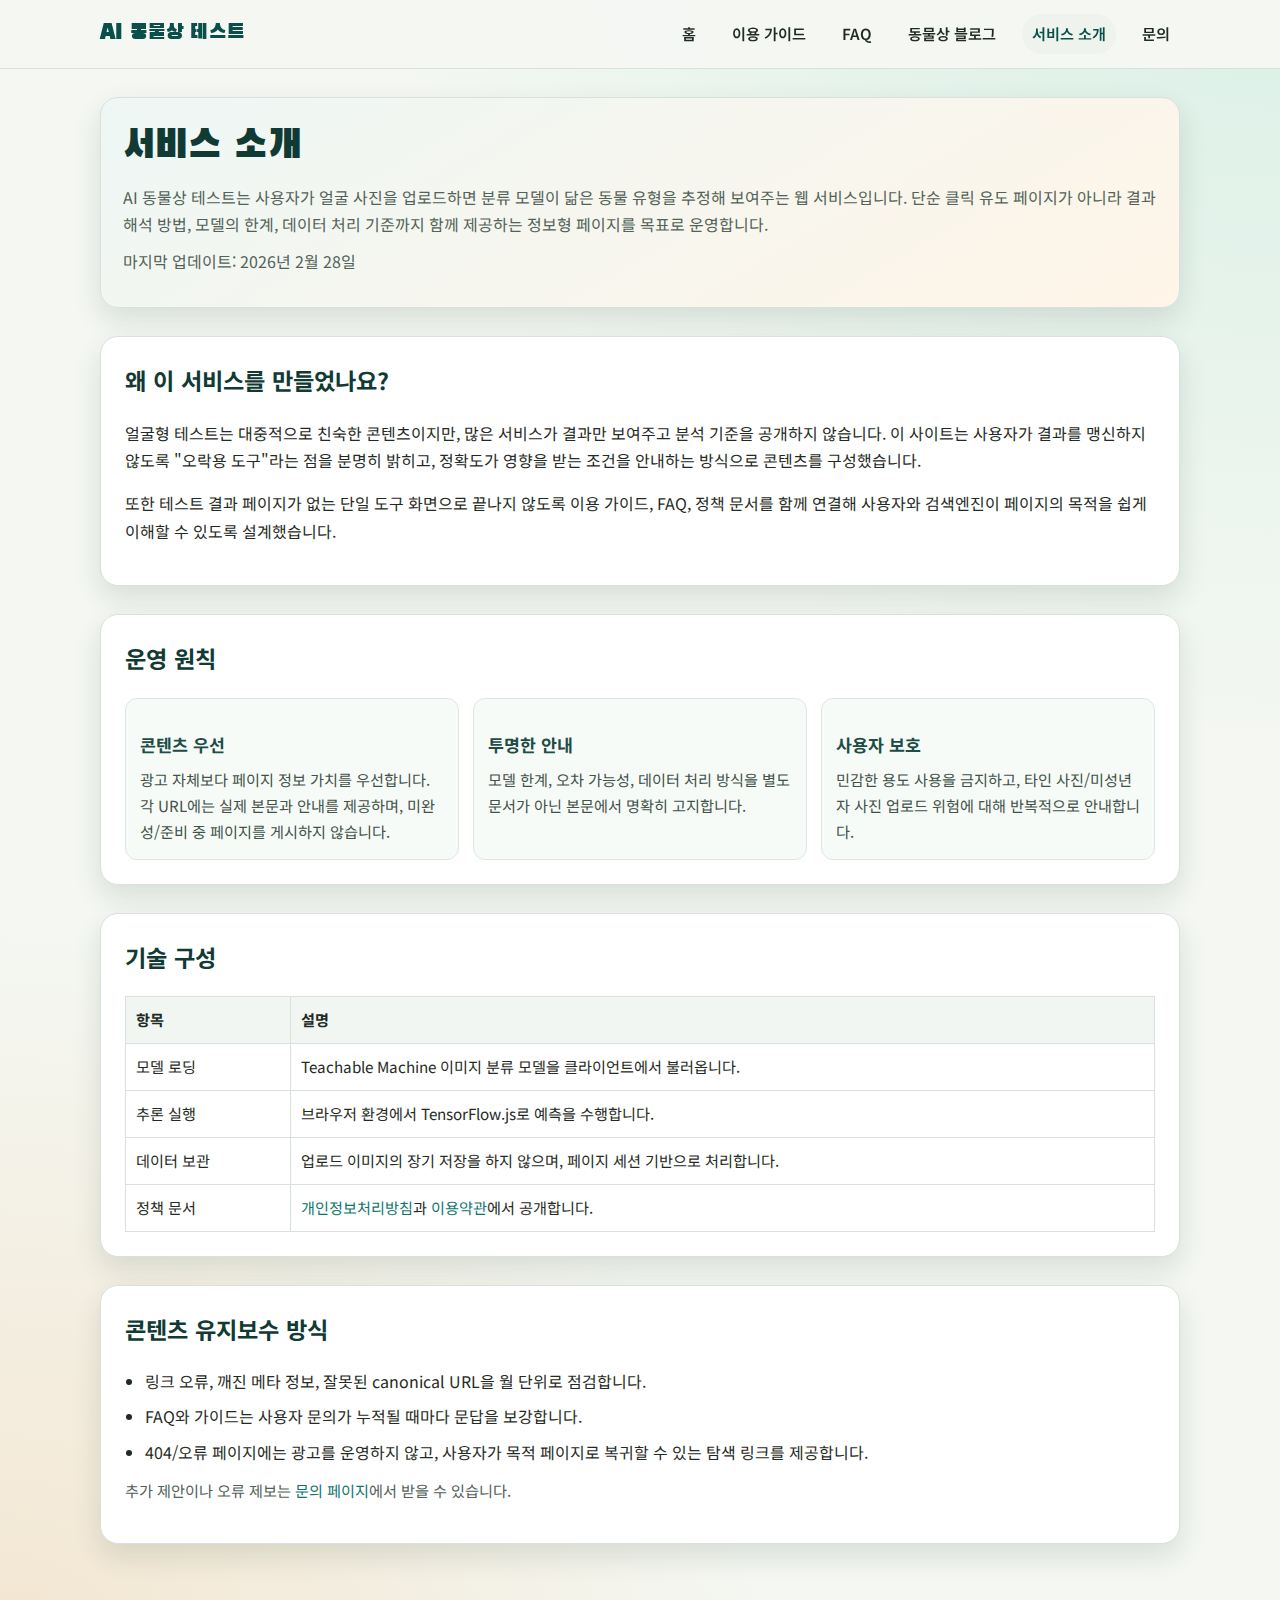
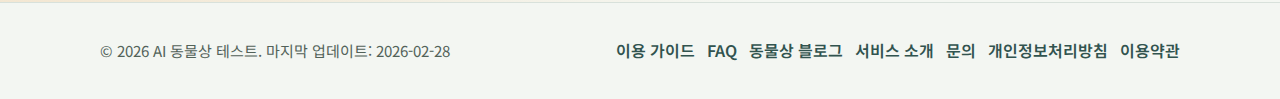
<file: about.html>
<!DOCTYPE html>
<html lang="ko">
<head>
    <meta charset="UTF-8">
    <meta name="viewport" content="width=device-width, initial-scale=1.0">
    <title>서비스 소개 | AI 동물상 테스트 운영 원칙</title>
    <meta name="description" content="AI 동물상 테스트의 제작 배경, 운영 원칙, 모델 제한 사항, 콘텐츠 품질 기준을 확인하세요.">
    <meta name="robots" content="index, follow">
    <link rel="canonical" href="https://fauna.fit/about.html">

    <meta property="og:type" content="website">
    <meta property="og:url" content="https://fauna.fit/about.html">
    <meta property="og:title" content="서비스 소개 | AI 동물상 테스트">
    <meta property="og:description" content="서비스의 제작 목적, 업데이트 정책, 사용자 보호 원칙을 안내합니다.">
    <meta property="og:image" content="https://fauna.fit/og-image.svg">

    <meta name="twitter:card" content="summary_large_image">
    <meta name="twitter:title" content="서비스 소개 | AI 동물상 테스트">
    <meta name="twitter:description" content="AI 동물상 테스트의 운영 철학과 콘텐츠 품질 기준을 안내합니다.">
    <meta name="twitter:image" content="https://fauna.fit/og-image.svg">

    <link rel="icon" href="favicon.svg" type="image/svg+xml">
    <link rel="preconnect" href="https://fonts.googleapis.com">
    <link rel="preconnect" href="https://fonts.gstatic.com" crossorigin>
    <link href="https://fonts.googleapis.com/css2?family=Black+Han+Sans&family=Noto+Sans+KR:wght@400;500;700;800&display=swap" rel="stylesheet">
    <link rel="stylesheet" href="style.css">

    <script type="application/ld+json">
    {
      "@context": "https://schema.org",
      "@type": "AboutPage",
      "name": "서비스 소개",
      "url": "https://fauna.fit/about.html",
      "inLanguage": "ko"
    }
    </script>
</head>
<body>
    <header class="site-header">
        <div class="nav-wrap">
            <a class="brand" href="index.html">AI 동물상 테스트</a>
            <nav aria-label="주요 메뉴">
                <ul class="top-nav">
                    <li><a href="index.html">홈</a></li>
                    <li><a href="guide.html">이용 가이드</a></li>
                    <li><a href="faq.html">FAQ</a></li>
                    <li><a href="blog.html">동물상 블로그</a></li>
                    <li><a class="active" href="about.html">서비스 소개</a></li>
                    <li><a href="contact.html">문의</a></li>
                </ul>
            </nav>
        </div>
    </header>

    <main class="container">
        <section class="page-hero">
            <h1>서비스 소개</h1>
            <p>AI 동물상 테스트는 사용자가 얼굴 사진을 업로드하면 분류 모델이 닮은 동물 유형을 추정해 보여주는 웹 서비스입니다. 단순 클릭 유도 페이지가 아니라 결과 해석 방법, 모델의 한계, 데이터 처리 기준까지 함께 제공하는 정보형 페이지를 목표로 운영합니다.</p>
            <p>마지막 업데이트: 2026년 2월 28일</p>
        </section>

        <section class="content-section">
            <h2>왜 이 서비스를 만들었나요?</h2>
            <p>얼굴형 테스트는 대중적으로 친숙한 콘텐츠이지만, 많은 서비스가 결과만 보여주고 분석 기준을 공개하지 않습니다. 이 사이트는 사용자가 결과를 맹신하지 않도록 "오락용 도구"라는 점을 분명히 밝히고, 정확도가 영향을 받는 조건을 안내하는 방식으로 콘텐츠를 구성했습니다.</p>
            <p>또한 테스트 결과 페이지가 없는 단일 도구 화면으로 끝나지 않도록 이용 가이드, FAQ, 정책 문서를 함께 연결해 사용자와 검색엔진이 페이지의 목적을 쉽게 이해할 수 있도록 설계했습니다.</p>
        </section>

        <section class="content-section">
            <h2>운영 원칙</h2>
            <div class="card-grid">
                <article class="info-card">
                    <h3>콘텐츠 우선</h3>
                    <p>광고 자체보다 페이지 정보 가치를 우선합니다. 각 URL에는 실제 본문과 안내를 제공하며, 미완성/준비 중 페이지를 게시하지 않습니다.</p>
                </article>
                <article class="info-card">
                    <h3>투명한 안내</h3>
                    <p>모델 한계, 오차 가능성, 데이터 처리 방식을 별도 문서가 아닌 본문에서 명확히 고지합니다.</p>
                </article>
                <article class="info-card">
                    <h3>사용자 보호</h3>
                    <p>민감한 용도 사용을 금지하고, 타인 사진/미성년자 사진 업로드 위험에 대해 반복적으로 안내합니다.</p>
                </article>
            </div>
        </section>

        <section class="content-section">
            <h2>기술 구성</h2>
            <table>
                <thead>
                    <tr>
                        <th>항목</th>
                        <th>설명</th>
                    </tr>
                </thead>
                <tbody>
                    <tr>
                        <td>모델 로딩</td>
                        <td>Teachable Machine 이미지 분류 모델을 클라이언트에서 불러옵니다.</td>
                    </tr>
                    <tr>
                        <td>추론 실행</td>
                        <td>브라우저 환경에서 TensorFlow.js로 예측을 수행합니다.</td>
                    </tr>
                    <tr>
                        <td>데이터 보관</td>
                        <td>업로드 이미지의 장기 저장을 하지 않으며, 페이지 세션 기반으로 처리합니다.</td>
                    </tr>
                    <tr>
                        <td>정책 문서</td>
                        <td><a href="privacy.html">개인정보처리방침</a>과 <a href="terms.html">이용약관</a>에서 공개합니다.</td>
                    </tr>
                </tbody>
            </table>
        </section>

        <section class="content-section">
            <h2>콘텐츠 유지보수 방식</h2>
            <ul class="check-list">
                <li>링크 오류, 깨진 메타 정보, 잘못된 canonical URL을 월 단위로 점검합니다.</li>
                <li>FAQ와 가이드는 사용자 문의가 누적될 때마다 문답을 보강합니다.</li>
                <li>404/오류 페이지에는 광고를 운영하지 않고, 사용자가 목적 페이지로 복귀할 수 있는 탐색 링크를 제공합니다.</li>
            </ul>
            <p class="inline-note">추가 제안이나 오류 제보는 <a href="contact.html">문의 페이지</a>에서 받을 수 있습니다.</p>
        </section>
    </main>

    <footer class="site-footer">
        <div class="footer-wrap">
            <p class="muted">© 2026 AI 동물상 테스트. 마지막 업데이트: 2026-02-28</p>
            <ul class="footer-links">
                <li><a href="guide.html">이용 가이드</a></li>
                <li><a href="faq.html">FAQ</a></li>
                <li><a href="blog.html">동물상 블로그</a></li>
                <li><a href="about.html">서비스 소개</a></li>
                <li><a href="contact.html">문의</a></li>
                <li><a href="privacy.html">개인정보처리방침</a></li>
                <li><a href="terms.html">이용약관</a></li>
            </ul>
        </div>
    </footer>
</body>
</html>
</file>
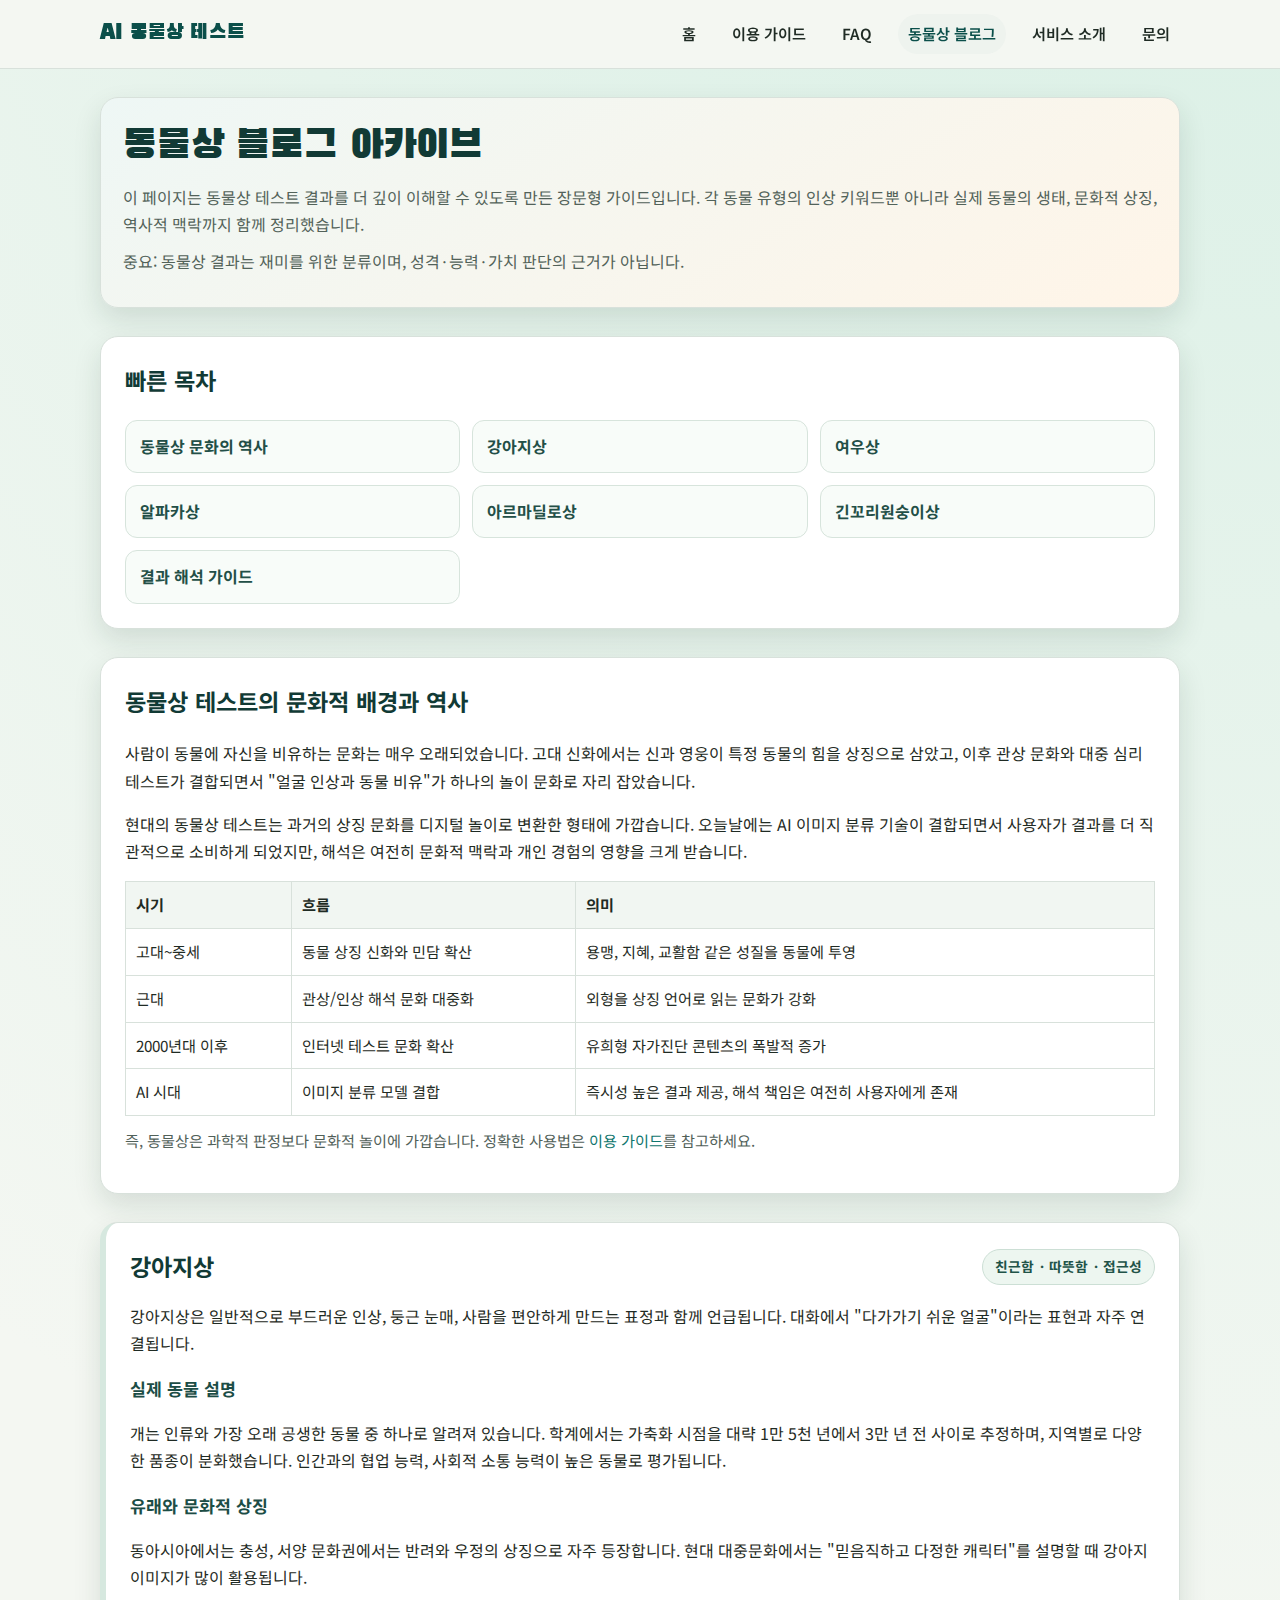
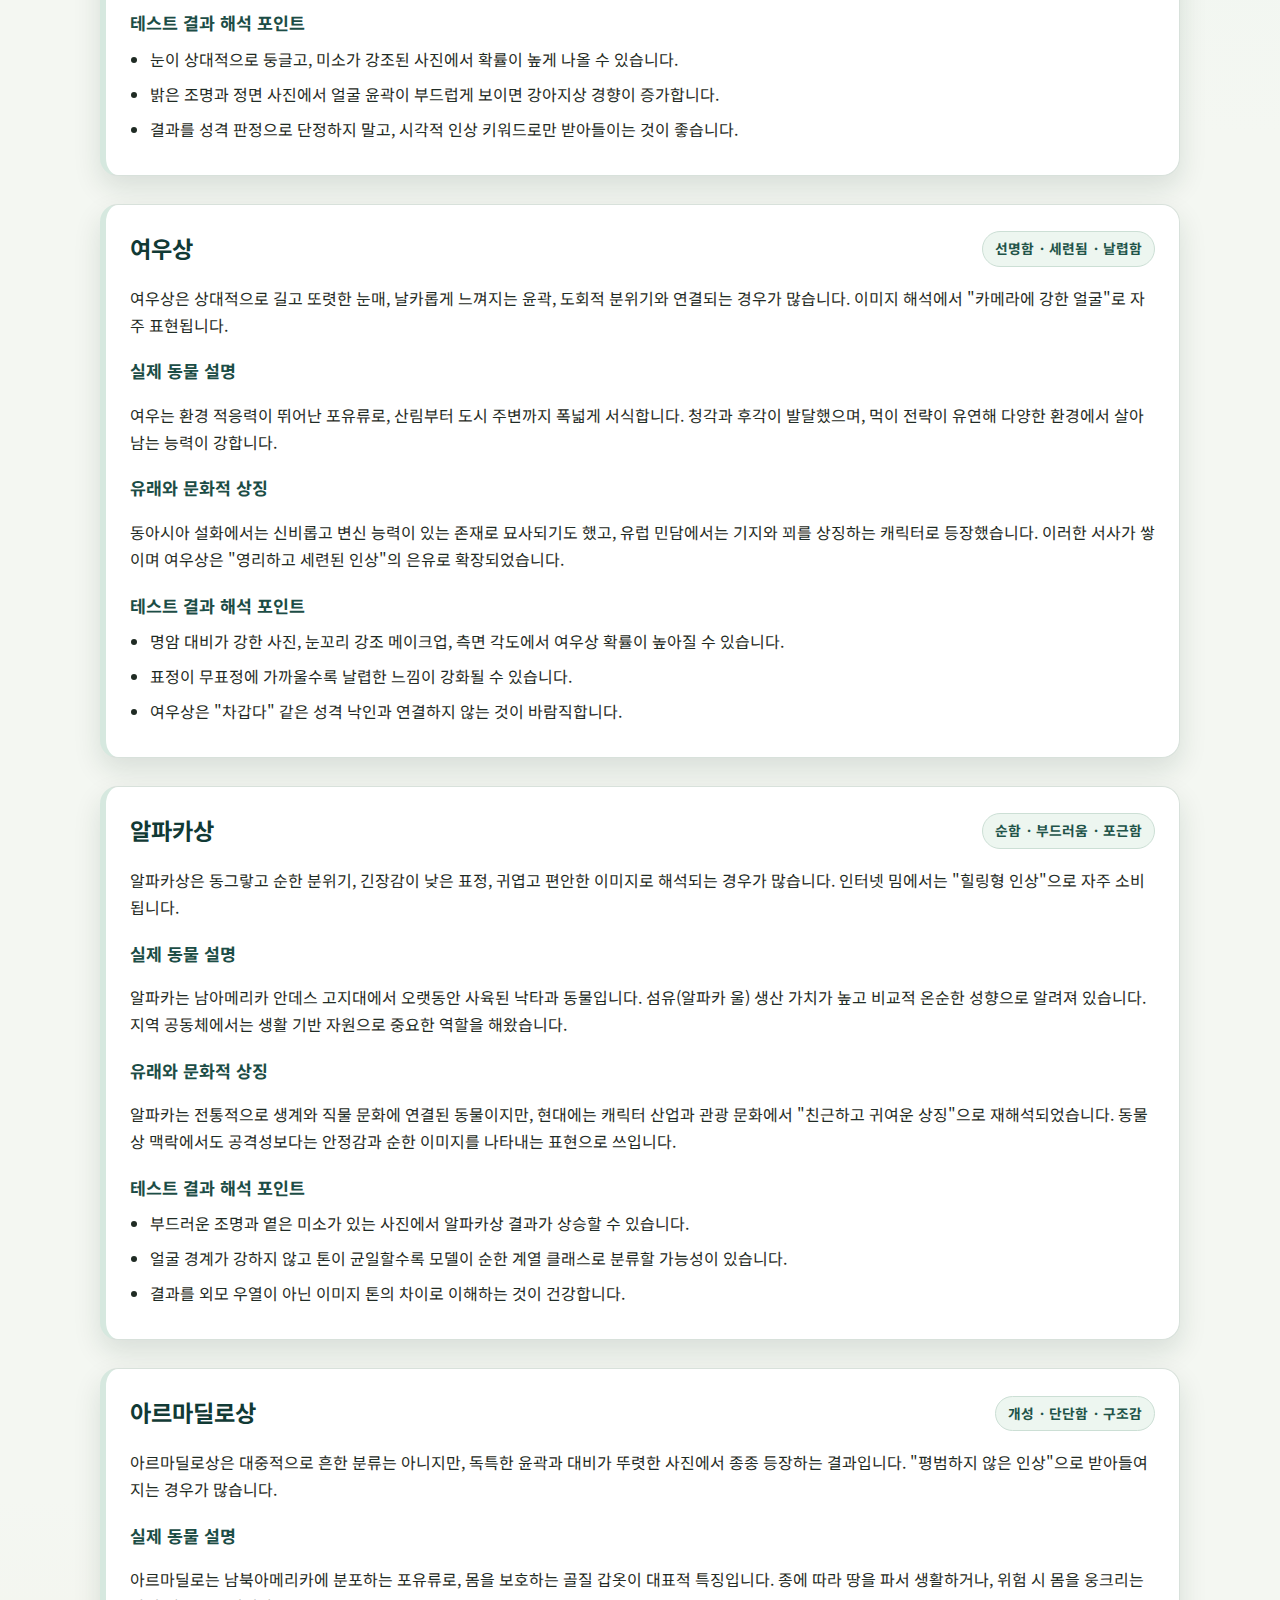
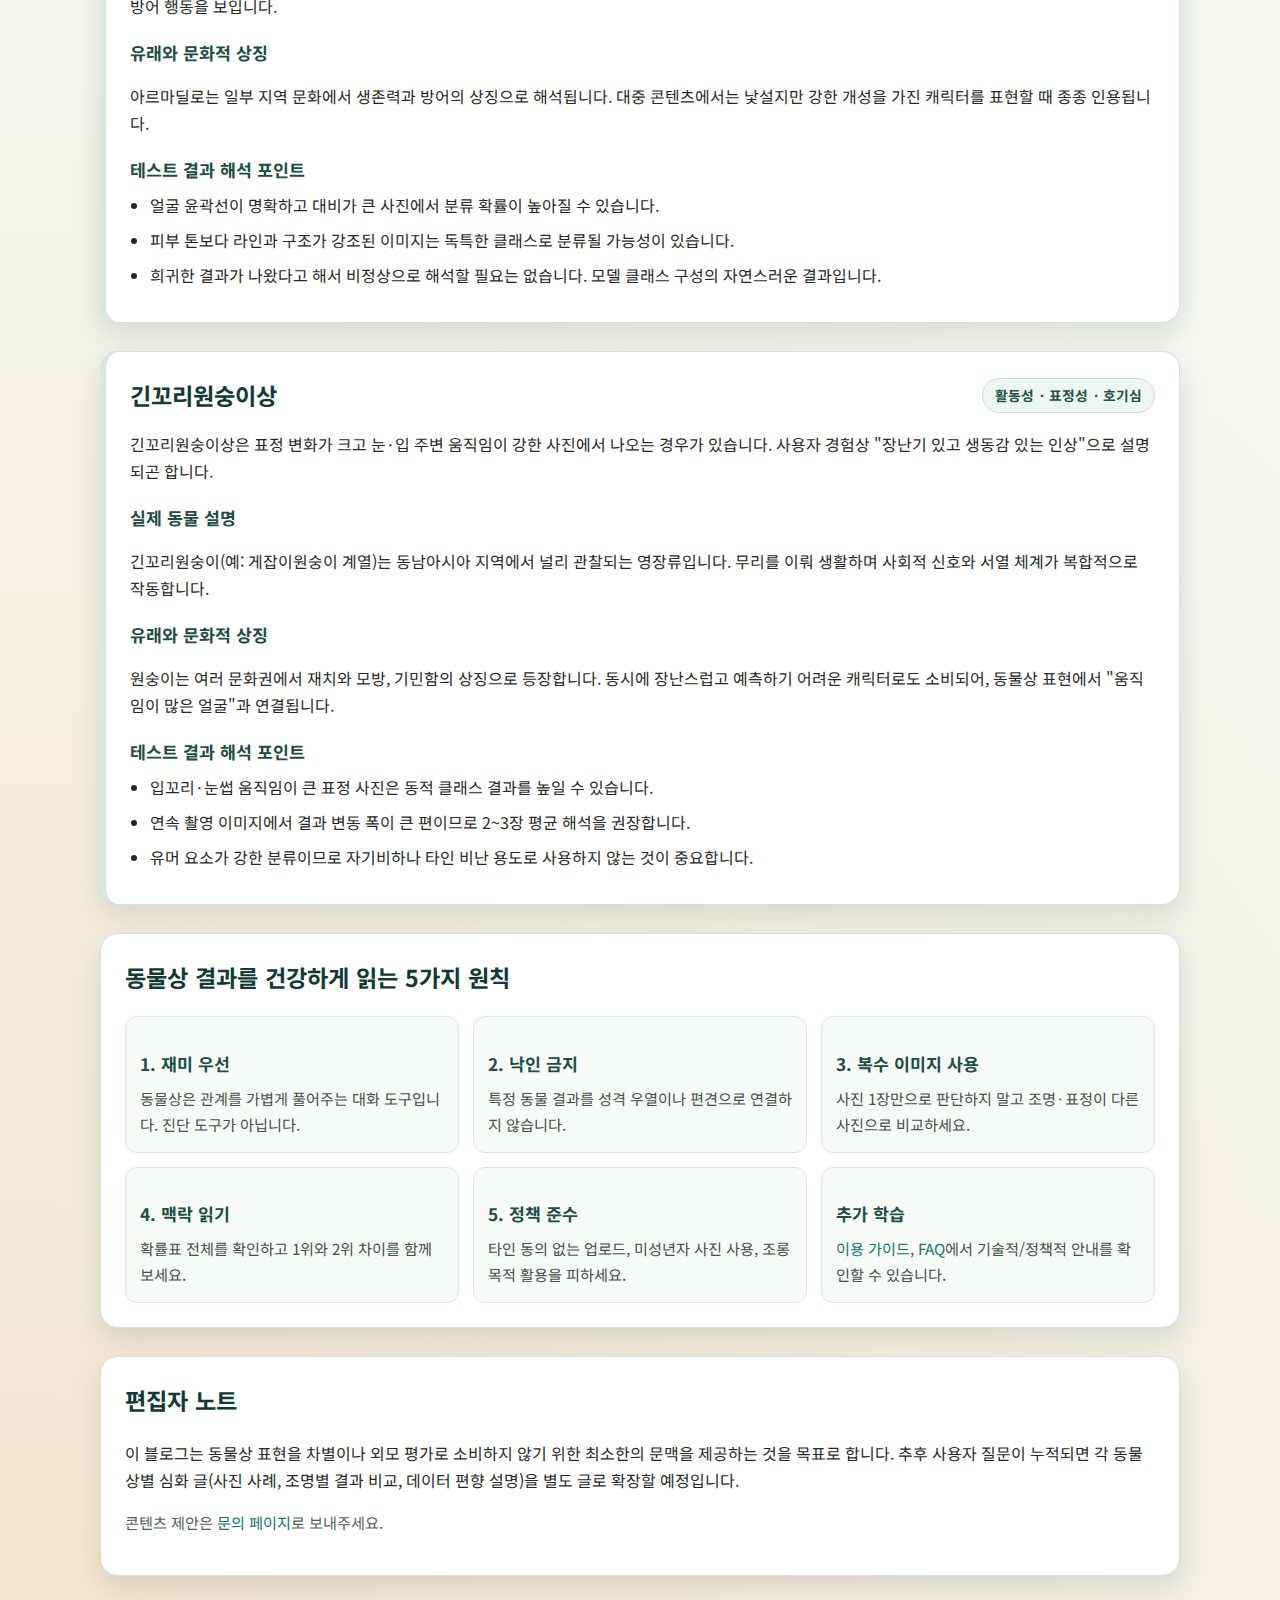
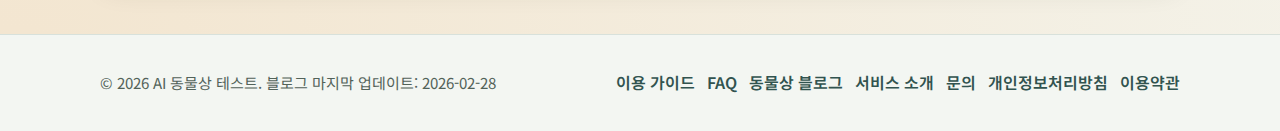
<file: blog.html>
<!DOCTYPE html>
<html lang="ko">
<head>
    <meta charset="UTF-8">
    <meta name="viewport" content="width=device-width, initial-scale=1.0">
    <title>동물상 블로그 | 특징, 유래, 역사 아카이브</title>
    <meta name="description" content="강아지상, 여우상, 알파카상, 아르마딜로상, 긴꼬리원숭이상까지 동물상 특징과 문화적 유래, 역사 배경을 한 페이지에 정리한 공식 블로그입니다.">
    <meta name="robots" content="index, follow">
    <link rel="canonical" href="https://fauna.fit/blog.html">

    <meta property="og:type" content="article">
    <meta property="og:url" content="https://fauna.fit/blog.html">
    <meta property="og:title" content="동물상 블로그 | 특징, 유래, 역사 아카이브">
    <meta property="og:description" content="동물상 테스트에서 자주 나오는 동물 유형을 설명, 유래, 역사 맥락으로 정리했습니다.">
    <meta property="og:image" content="https://fauna.fit/og-image.svg">

    <meta name="twitter:card" content="summary_large_image">
    <meta name="twitter:title" content="동물상 블로그 | 특징, 유래, 역사 아카이브">
    <meta name="twitter:description" content="각 동물상 유형의 특징과 문화적 배경을 깊이 있게 정리한 블로그 페이지입니다.">
    <meta name="twitter:image" content="https://fauna.fit/og-image.svg">

    <link rel="icon" href="favicon.svg" type="image/svg+xml">
    <link rel="preconnect" href="https://fonts.googleapis.com">
    <link rel="preconnect" href="https://fonts.gstatic.com" crossorigin>
    <link href="https://fonts.googleapis.com/css2?family=Black+Han+Sans&family=Noto+Sans+KR:wght@400;500;700;800&display=swap" rel="stylesheet">
    <link rel="stylesheet" href="style.css">

    <script type="application/ld+json">
    {
      "@context": "https://schema.org",
      "@type": "CollectionPage",
      "name": "동물상 블로그",
      "url": "https://fauna.fit/blog.html",
      "inLanguage": "ko",
      "about": [
        "강아지상",
        "여우상",
        "알파카상",
        "아르마딜로상",
        "긴꼬리원숭이상"
      ]
    }
    </script>
</head>
<body>
    <header class="site-header">
        <div class="nav-wrap">
            <a class="brand" href="index.html">AI 동물상 테스트</a>
            <nav aria-label="주요 메뉴">
                <ul class="top-nav">
                    <li><a href="index.html">홈</a></li>
                    <li><a href="guide.html">이용 가이드</a></li>
                    <li><a href="faq.html">FAQ</a></li>
                    <li><a class="active" href="blog.html">동물상 블로그</a></li>
                    <li><a href="about.html">서비스 소개</a></li>
                    <li><a href="contact.html">문의</a></li>
                </ul>
            </nav>
        </div>
    </header>

    <main class="container">
        <section class="page-hero">
            <h1>동물상 블로그 아카이브</h1>
            <p>이 페이지는 동물상 테스트 결과를 더 깊이 이해할 수 있도록 만든 장문형 가이드입니다. 각 동물 유형의 인상 키워드뿐 아니라 실제 동물의 생태, 문화적 상징, 역사적 맥락까지 함께 정리했습니다.</p>
            <p>중요: 동물상 결과는 재미를 위한 분류이며, 성격·능력·가치 판단의 근거가 아닙니다.</p>
        </section>

        <section class="content-section">
            <h2>빠른 목차</h2>
            <div class="toc-grid">
                <a class="toc-card" href="#history">동물상 문화의 역사</a>
                <a class="toc-card" href="#dog">강아지상</a>
                <a class="toc-card" href="#fox">여우상</a>
                <a class="toc-card" href="#alpaca">알파카상</a>
                <a class="toc-card" href="#armadillo">아르마딜로상</a>
                <a class="toc-card" href="#monkey">긴꼬리원숭이상</a>
                <a class="toc-card" href="#reading">결과 해석 가이드</a>
            </div>
        </section>

        <section class="content-section" id="history">
            <h2>동물상 테스트의 문화적 배경과 역사</h2>
            <p>사람이 동물에 자신을 비유하는 문화는 매우 오래되었습니다. 고대 신화에서는 신과 영웅이 특정 동물의 힘을 상징으로 삼았고, 이후 관상 문화와 대중 심리 테스트가 결합되면서 "얼굴 인상과 동물 비유"가 하나의 놀이 문화로 자리 잡았습니다.</p>
            <p>현대의 동물상 테스트는 과거의 상징 문화를 디지털 놀이로 변환한 형태에 가깝습니다. 오늘날에는 AI 이미지 분류 기술이 결합되면서 사용자가 결과를 더 직관적으로 소비하게 되었지만, 해석은 여전히 문화적 맥락과 개인 경험의 영향을 크게 받습니다.</p>
            <table>
                <thead>
                    <tr>
                        <th>시기</th>
                        <th>흐름</th>
                        <th>의미</th>
                    </tr>
                </thead>
                <tbody>
                    <tr>
                        <td>고대~중세</td>
                        <td>동물 상징 신화와 민담 확산</td>
                        <td>용맹, 지혜, 교활함 같은 성질을 동물에 투영</td>
                    </tr>
                    <tr>
                        <td>근대</td>
                        <td>관상/인상 해석 문화 대중화</td>
                        <td>외형을 상징 언어로 읽는 문화가 강화</td>
                    </tr>
                    <tr>
                        <td>2000년대 이후</td>
                        <td>인터넷 테스트 문화 확산</td>
                        <td>유희형 자가진단 콘텐츠의 폭발적 증가</td>
                    </tr>
                    <tr>
                        <td>AI 시대</td>
                        <td>이미지 분류 모델 결합</td>
                        <td>즉시성 높은 결과 제공, 해석 책임은 여전히 사용자에게 존재</td>
                    </tr>
                </tbody>
            </table>
            <p class="inline-note">즉, 동물상은 과학적 판정보다 문화적 놀이에 가깝습니다. 정확한 사용법은 <a href="guide.html">이용 가이드</a>를 참고하세요.</p>
        </section>

        <section class="content-section animal-post" id="dog">
            <div class="animal-header">
                <h2>강아지상</h2>
                <span class="animal-tag">친근함 · 따뜻함 · 접근성</span>
            </div>
            <p>강아지상은 일반적으로 부드러운 인상, 둥근 눈매, 사람을 편안하게 만드는 표정과 함께 언급됩니다. 대화에서 "다가가기 쉬운 얼굴"이라는 표현과 자주 연결됩니다.</p>
            <h3>실제 동물 설명</h3>
            <p>개는 인류와 가장 오래 공생한 동물 중 하나로 알려져 있습니다. 학계에서는 가축화 시점을 대략 1만 5천 년에서 3만 년 전 사이로 추정하며, 지역별로 다양한 품종이 분화했습니다. 인간과의 협업 능력, 사회적 소통 능력이 높은 동물로 평가됩니다.</p>
            <h3>유래와 문화적 상징</h3>
            <p>동아시아에서는 충성, 서양 문화권에서는 반려와 우정의 상징으로 자주 등장합니다. 현대 대중문화에서는 "믿음직하고 다정한 캐릭터"를 설명할 때 강아지 이미지가 많이 활용됩니다.</p>
            <h3>테스트 결과 해석 포인트</h3>
            <ul class="check-list">
                <li>눈이 상대적으로 둥글고, 미소가 강조된 사진에서 확률이 높게 나올 수 있습니다.</li>
                <li>밝은 조명과 정면 사진에서 얼굴 윤곽이 부드럽게 보이면 강아지상 경향이 증가합니다.</li>
                <li>결과를 성격 판정으로 단정하지 말고, 시각적 인상 키워드로만 받아들이는 것이 좋습니다.</li>
            </ul>
        </section>

        <section class="content-section animal-post" id="fox">
            <div class="animal-header">
                <h2>여우상</h2>
                <span class="animal-tag">선명함 · 세련됨 · 날렵함</span>
            </div>
            <p>여우상은 상대적으로 길고 또렷한 눈매, 날카롭게 느껴지는 윤곽, 도회적 분위기와 연결되는 경우가 많습니다. 이미지 해석에서 "카메라에 강한 얼굴"로 자주 표현됩니다.</p>
            <h3>실제 동물 설명</h3>
            <p>여우는 환경 적응력이 뛰어난 포유류로, 산림부터 도시 주변까지 폭넓게 서식합니다. 청각과 후각이 발달했으며, 먹이 전략이 유연해 다양한 환경에서 살아남는 능력이 강합니다.</p>
            <h3>유래와 문화적 상징</h3>
            <p>동아시아 설화에서는 신비롭고 변신 능력이 있는 존재로 묘사되기도 했고, 유럽 민담에서는 기지와 꾀를 상징하는 캐릭터로 등장했습니다. 이러한 서사가 쌓이며 여우상은 "영리하고 세련된 인상"의 은유로 확장되었습니다.</p>
            <h3>테스트 결과 해석 포인트</h3>
            <ul class="check-list">
                <li>명암 대비가 강한 사진, 눈꼬리 강조 메이크업, 측면 각도에서 여우상 확률이 높아질 수 있습니다.</li>
                <li>표정이 무표정에 가까울수록 날렵한 느낌이 강화될 수 있습니다.</li>
                <li>여우상은 "차갑다" 같은 성격 낙인과 연결하지 않는 것이 바람직합니다.</li>
            </ul>
        </section>

        <section class="content-section animal-post" id="alpaca">
            <div class="animal-header">
                <h2>알파카상</h2>
                <span class="animal-tag">순함 · 부드러움 · 포근함</span>
            </div>
            <p>알파카상은 동그랗고 순한 분위기, 긴장감이 낮은 표정, 귀엽고 편안한 이미지로 해석되는 경우가 많습니다. 인터넷 밈에서는 "힐링형 인상"으로 자주 소비됩니다.</p>
            <h3>실제 동물 설명</h3>
            <p>알파카는 남아메리카 안데스 고지대에서 오랫동안 사육된 낙타과 동물입니다. 섬유(알파카 울) 생산 가치가 높고 비교적 온순한 성향으로 알려져 있습니다. 지역 공동체에서는 생활 기반 자원으로 중요한 역할을 해왔습니다.</p>
            <h3>유래와 문화적 상징</h3>
            <p>알파카는 전통적으로 생계와 직물 문화에 연결된 동물이지만, 현대에는 캐릭터 산업과 관광 문화에서 "친근하고 귀여운 상징"으로 재해석되었습니다. 동물상 맥락에서도 공격성보다는 안정감과 순한 이미지를 나타내는 표현으로 쓰입니다.</p>
            <h3>테스트 결과 해석 포인트</h3>
            <ul class="check-list">
                <li>부드러운 조명과 옅은 미소가 있는 사진에서 알파카상 결과가 상승할 수 있습니다.</li>
                <li>얼굴 경계가 강하지 않고 톤이 균일할수록 모델이 순한 계열 클래스로 분류할 가능성이 있습니다.</li>
                <li>결과를 외모 우열이 아닌 이미지 톤의 차이로 이해하는 것이 건강합니다.</li>
            </ul>
        </section>

        <section class="content-section animal-post" id="armadillo">
            <div class="animal-header">
                <h2>아르마딜로상</h2>
                <span class="animal-tag">개성 · 단단함 · 구조감</span>
            </div>
            <p>아르마딜로상은 대중적으로 흔한 분류는 아니지만, 독특한 윤곽과 대비가 뚜렷한 사진에서 종종 등장하는 결과입니다. "평범하지 않은 인상"으로 받아들여지는 경우가 많습니다.</p>
            <h3>실제 동물 설명</h3>
            <p>아르마딜로는 남북아메리카에 분포하는 포유류로, 몸을 보호하는 골질 갑옷이 대표적 특징입니다. 종에 따라 땅을 파서 생활하거나, 위험 시 몸을 웅크리는 방어 행동을 보입니다.</p>
            <h3>유래와 문화적 상징</h3>
            <p>아르마딜로는 일부 지역 문화에서 생존력과 방어의 상징으로 해석됩니다. 대중 콘텐츠에서는 낯설지만 강한 개성을 가진 캐릭터를 표현할 때 종종 인용됩니다.</p>
            <h3>테스트 결과 해석 포인트</h3>
            <ul class="check-list">
                <li>얼굴 윤곽선이 명확하고 대비가 큰 사진에서 분류 확률이 높아질 수 있습니다.</li>
                <li>피부 톤보다 라인과 구조가 강조된 이미지는 독특한 클래스로 분류될 가능성이 있습니다.</li>
                <li>희귀한 결과가 나왔다고 해서 비정상으로 해석할 필요는 없습니다. 모델 클래스 구성의 자연스러운 결과입니다.</li>
            </ul>
        </section>

        <section class="content-section animal-post" id="monkey">
            <div class="animal-header">
                <h2>긴꼬리원숭이상</h2>
                <span class="animal-tag">활동성 · 표정성 · 호기심</span>
            </div>
            <p>긴꼬리원숭이상은 표정 변화가 크고 눈·입 주변 움직임이 강한 사진에서 나오는 경우가 있습니다. 사용자 경험상 "장난기 있고 생동감 있는 인상"으로 설명되곤 합니다.</p>
            <h3>실제 동물 설명</h3>
            <p>긴꼬리원숭이(예: 게잡이원숭이 계열)는 동남아시아 지역에서 널리 관찰되는 영장류입니다. 무리를 이뤄 생활하며 사회적 신호와 서열 체계가 복합적으로 작동합니다.</p>
            <h3>유래와 문화적 상징</h3>
            <p>원숭이는 여러 문화권에서 재치와 모방, 기민함의 상징으로 등장합니다. 동시에 장난스럽고 예측하기 어려운 캐릭터로도 소비되어, 동물상 표현에서 "움직임이 많은 얼굴"과 연결됩니다.</p>
            <h3>테스트 결과 해석 포인트</h3>
            <ul class="check-list">
                <li>입꼬리·눈썹 움직임이 큰 표정 사진은 동적 클래스 결과를 높일 수 있습니다.</li>
                <li>연속 촬영 이미지에서 결과 변동 폭이 큰 편이므로 2~3장 평균 해석을 권장합니다.</li>
                <li>유머 요소가 강한 분류이므로 자기비하나 타인 비난 용도로 사용하지 않는 것이 중요합니다.</li>
            </ul>
        </section>

        <section class="content-section" id="reading">
            <h2>동물상 결과를 건강하게 읽는 5가지 원칙</h2>
            <div class="card-grid">
                <article class="info-card">
                    <h3>1. 재미 우선</h3>
                    <p>동물상은 관계를 가볍게 풀어주는 대화 도구입니다. 진단 도구가 아닙니다.</p>
                </article>
                <article class="info-card">
                    <h3>2. 낙인 금지</h3>
                    <p>특정 동물 결과를 성격 우열이나 편견으로 연결하지 않습니다.</p>
                </article>
                <article class="info-card">
                    <h3>3. 복수 이미지 사용</h3>
                    <p>사진 1장만으로 판단하지 말고 조명·표정이 다른 사진으로 비교하세요.</p>
                </article>
                <article class="info-card">
                    <h3>4. 맥락 읽기</h3>
                    <p>확률표 전체를 확인하고 1위와 2위 차이를 함께 보세요.</p>
                </article>
                <article class="info-card">
                    <h3>5. 정책 준수</h3>
                    <p>타인 동의 없는 업로드, 미성년자 사진 사용, 조롱 목적 활용을 피하세요.</p>
                </article>
                <article class="info-card">
                    <h3>추가 학습</h3>
                    <p><a href="guide.html">이용 가이드</a>, <a href="faq.html">FAQ</a>에서 기술적/정책적 안내를 확인할 수 있습니다.</p>
                </article>
            </div>
        </section>

        <section class="content-section">
            <h2>편집자 노트</h2>
            <p>이 블로그는 동물상 표현을 차별이나 외모 평가로 소비하지 않기 위한 최소한의 문맥을 제공하는 것을 목표로 합니다. 추후 사용자 질문이 누적되면 각 동물상별 심화 글(사진 사례, 조명별 결과 비교, 데이터 편향 설명)을 별도 글로 확장할 예정입니다.</p>
            <p class="inline-note">콘텐츠 제안은 <a href="contact.html">문의 페이지</a>로 보내주세요.</p>
        </section>
    </main>

    <footer class="site-footer">
        <div class="footer-wrap">
            <p class="muted">© 2026 AI 동물상 테스트. 블로그 마지막 업데이트: 2026-02-28</p>
            <ul class="footer-links">
                <li><a href="guide.html">이용 가이드</a></li>
                <li><a href="faq.html">FAQ</a></li>
                <li><a href="blog.html">동물상 블로그</a></li>
                <li><a href="about.html">서비스 소개</a></li>
                <li><a href="contact.html">문의</a></li>
                <li><a href="privacy.html">개인정보처리방침</a></li>
                <li><a href="terms.html">이용약관</a></li>
            </ul>
        </div>
    </footer>
</body>
</html>
</file>
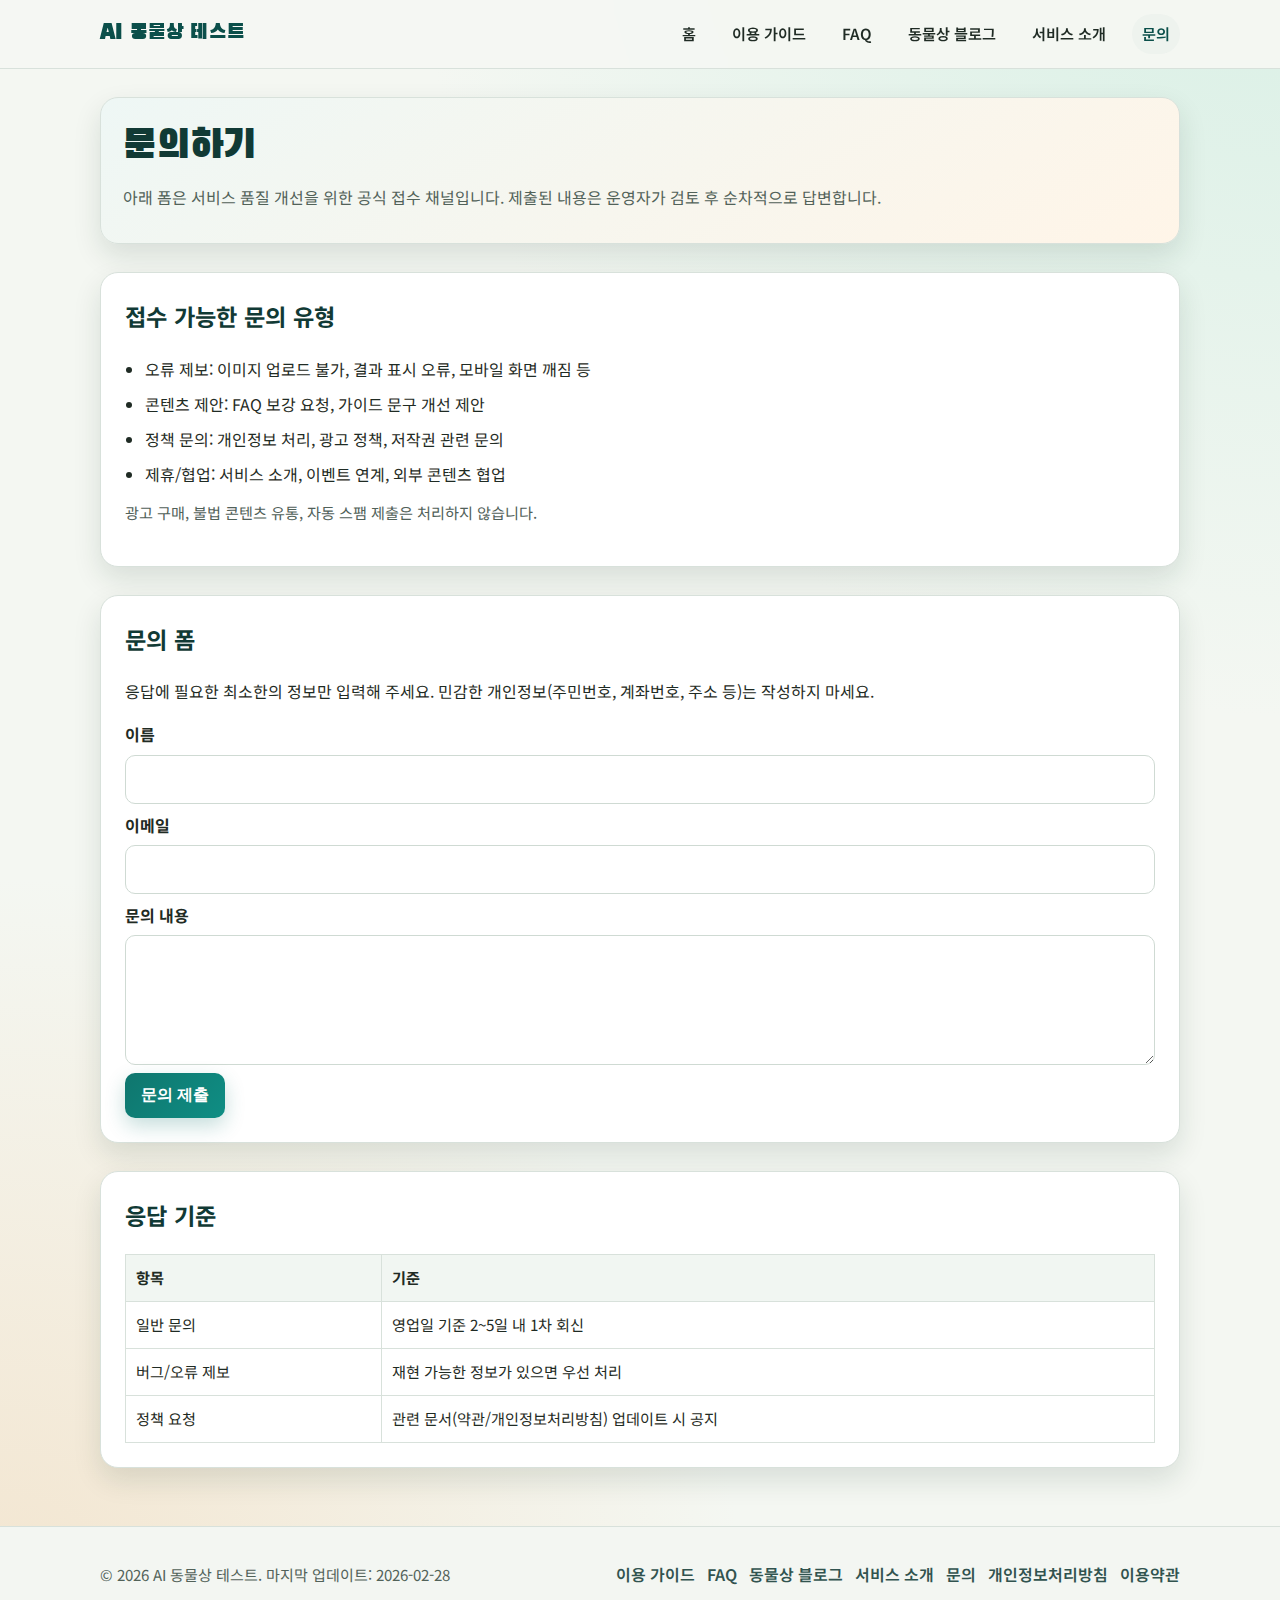
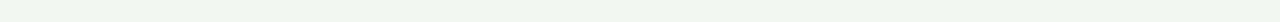
<file: contact.html>
<!DOCTYPE html>
<html lang="ko">
<head>
    <meta charset="UTF-8">
    <meta name="viewport" content="width=device-width, initial-scale=1.0">
    <title>문의 | AI 동물상 테스트</title>
    <meta name="description" content="서비스 오류 제보, 제휴 문의, 정책 문의를 남겨주세요. 접수 범위와 응답 기준을 안내합니다.">
    <meta name="robots" content="index, follow">
    <link rel="canonical" href="https://fauna.fit/contact.html">

    <meta property="og:type" content="website">
    <meta property="og:url" content="https://fauna.fit/contact.html">
    <meta property="og:title" content="문의 | AI 동물상 테스트">
    <meta property="og:description" content="오류 제보, 제휴, 정책 관련 문의 접수 페이지입니다.">
    <meta property="og:image" content="https://fauna.fit/og-image.svg">

    <meta name="twitter:card" content="summary_large_image">
    <meta name="twitter:title" content="문의 | AI 동물상 테스트">
    <meta name="twitter:description" content="오류 제보, 제휴, 정책 관련 문의 접수 페이지입니다.">
    <meta name="twitter:image" content="https://fauna.fit/og-image.svg">

    <link rel="icon" href="favicon.svg" type="image/svg+xml">
    <link rel="preconnect" href="https://fonts.googleapis.com">
    <link rel="preconnect" href="https://fonts.gstatic.com" crossorigin>
    <link href="https://fonts.googleapis.com/css2?family=Black+Han+Sans&family=Noto+Sans+KR:wght@400;500;700;800&display=swap" rel="stylesheet">
    <link rel="stylesheet" href="style.css">
</head>
<body>
    <header class="site-header">
        <div class="nav-wrap">
            <a class="brand" href="index.html">AI 동물상 테스트</a>
            <nav aria-label="주요 메뉴">
                <ul class="top-nav">
                    <li><a href="index.html">홈</a></li>
                    <li><a href="guide.html">이용 가이드</a></li>
                    <li><a href="faq.html">FAQ</a></li>
                    <li><a href="blog.html">동물상 블로그</a></li>
                    <li><a href="about.html">서비스 소개</a></li>
                    <li><a class="active" href="contact.html">문의</a></li>
                </ul>
            </nav>
        </div>
    </header>

    <main class="container">
        <section class="page-hero">
            <h1>문의하기</h1>
            <p>아래 폼은 서비스 품질 개선을 위한 공식 접수 채널입니다. 제출된 내용은 운영자가 검토 후 순차적으로 답변합니다.</p>
        </section>

        <section class="content-section">
            <h2>접수 가능한 문의 유형</h2>
            <ul class="check-list">
                <li>오류 제보: 이미지 업로드 불가, 결과 표시 오류, 모바일 화면 깨짐 등</li>
                <li>콘텐츠 제안: FAQ 보강 요청, 가이드 문구 개선 제안</li>
                <li>정책 문의: 개인정보 처리, 광고 정책, 저작권 관련 문의</li>
                <li>제휴/협업: 서비스 소개, 이벤트 연계, 외부 콘텐츠 협업</li>
            </ul>
            <p class="inline-note">광고 구매, 불법 콘텐츠 유통, 자동 스팸 제출은 처리하지 않습니다.</p>
        </section>

        <section class="content-section">
            <h2>문의 폼</h2>
            <p>응답에 필요한 최소한의 정보만 입력해 주세요. 민감한 개인정보(주민번호, 계좌번호, 주소 등)는 작성하지 마세요.</p>
            <form action="https://formspree.io/f/mjgwwkrv" method="POST">
                <label for="name">이름</label>
                <input type="text" id="name" name="name" required>

                <label for="email">이메일</label>
                <input type="email" id="email" name="_replyto" required>

                <label for="message">문의 내용</label>
                <textarea id="message" name="message" required></textarea>

                <button type="submit">문의 제출</button>
            </form>
        </section>

        <section class="content-section">
            <h2>응답 기준</h2>
            <table>
                <thead>
                    <tr>
                        <th>항목</th>
                        <th>기준</th>
                    </tr>
                </thead>
                <tbody>
                    <tr>
                        <td>일반 문의</td>
                        <td>영업일 기준 2~5일 내 1차 회신</td>
                    </tr>
                    <tr>
                        <td>버그/오류 제보</td>
                        <td>재현 가능한 정보가 있으면 우선 처리</td>
                    </tr>
                    <tr>
                        <td>정책 요청</td>
                        <td>관련 문서(약관/개인정보처리방침) 업데이트 시 공지</td>
                    </tr>
                </tbody>
            </table>
        </section>
    </main>

    <footer class="site-footer">
        <div class="footer-wrap">
            <p class="muted">© 2026 AI 동물상 테스트. 마지막 업데이트: 2026-02-28</p>
            <ul class="footer-links">
                <li><a href="guide.html">이용 가이드</a></li>
                <li><a href="faq.html">FAQ</a></li>
                <li><a href="blog.html">동물상 블로그</a></li>
                <li><a href="about.html">서비스 소개</a></li>
                <li><a href="contact.html">문의</a></li>
                <li><a href="privacy.html">개인정보처리방침</a></li>
                <li><a href="terms.html">이용약관</a></li>
            </ul>
        </div>
    </footer>
</body>
</html>
</file>
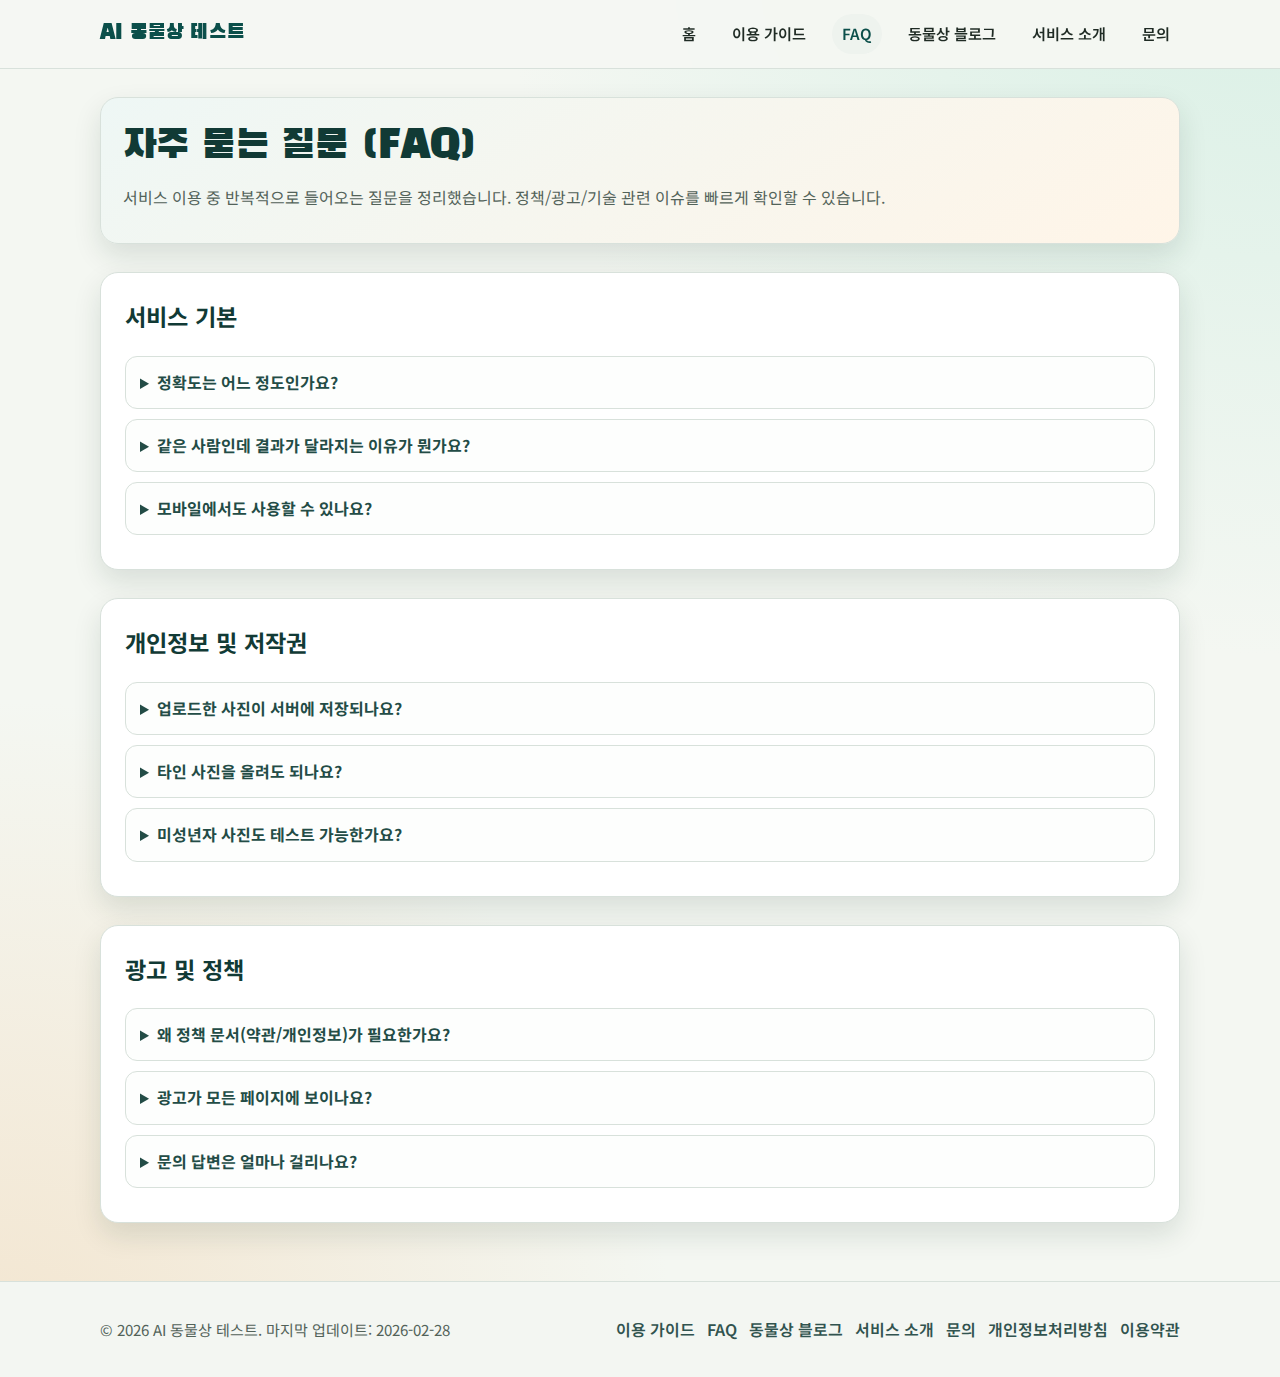
<file: faq.html>
<!DOCTYPE html>
<html lang="ko">
<head>
    <meta charset="UTF-8">
    <meta name="viewport" content="width=device-width, initial-scale=1.0">
    <title>FAQ | AI 동물상 테스트</title>
    <meta name="description" content="AI 동물상 테스트 사용 중 자주 묻는 질문과 답변을 확인하세요. 정확도, 개인정보, 광고 노출, 오류 대응 항목을 정리했습니다.">
    <meta name="robots" content="index, follow">
    <link rel="canonical" href="https://fauna.fit/faq.html">

    <meta property="og:type" content="article">
    <meta property="og:url" content="https://fauna.fit/faq.html">
    <meta property="og:title" content="FAQ | AI 동물상 테스트">
    <meta property="og:description" content="정확도, 결과 해석, 개인정보 처리, 오류 대응 FAQ를 제공합니다.">
    <meta property="og:image" content="https://fauna.fit/og-image.svg">

    <meta name="twitter:card" content="summary_large_image">
    <meta name="twitter:title" content="FAQ | AI 동물상 테스트">
    <meta name="twitter:description" content="자주 묻는 질문과 답변을 한곳에 정리했습니다.">
    <meta name="twitter:image" content="https://fauna.fit/og-image.svg">

    <link rel="icon" href="favicon.svg" type="image/svg+xml">
    <link rel="preconnect" href="https://fonts.googleapis.com">
    <link rel="preconnect" href="https://fonts.gstatic.com" crossorigin>
    <link href="https://fonts.googleapis.com/css2?family=Black+Han+Sans&family=Noto+Sans+KR:wght@400;500;700;800&display=swap" rel="stylesheet">
    <link rel="stylesheet" href="style.css">

    <script type="application/ld+json">
    {
      "@context": "https://schema.org",
      "@type": "FAQPage",
      "mainEntity": [
        {
          "@type": "Question",
          "name": "정확도는 어느 정도인가요?",
          "acceptedAnswer": {
            "@type": "Answer",
            "text": "테스트 결과는 오락용이며 촬영 조건과 데이터 편향에 따라 달라질 수 있습니다."
          }
        },
        {
          "@type": "Question",
          "name": "업로드한 이미지는 저장되나요?",
          "acceptedAnswer": {
            "@type": "Answer",
            "text": "이미지는 분석 목적의 세션 처리에 사용되며 장기 저장하지 않습니다."
          }
        }
      ]
    }
    </script>
</head>
<body>
    <header class="site-header">
        <div class="nav-wrap">
            <a class="brand" href="index.html">AI 동물상 테스트</a>
            <nav aria-label="주요 메뉴">
                <ul class="top-nav">
                    <li><a href="index.html">홈</a></li>
                    <li><a href="guide.html">이용 가이드</a></li>
                    <li><a class="active" href="faq.html">FAQ</a></li>
                    <li><a href="blog.html">동물상 블로그</a></li>
                    <li><a href="about.html">서비스 소개</a></li>
                    <li><a href="contact.html">문의</a></li>
                </ul>
            </nav>
        </div>
    </header>

    <main class="container">
        <section class="page-hero">
            <h1>자주 묻는 질문 (FAQ)</h1>
            <p>서비스 이용 중 반복적으로 들어오는 질문을 정리했습니다. 정책/광고/기술 관련 이슈를 빠르게 확인할 수 있습니다.</p>
        </section>

        <section class="content-section faq-list">
            <h2>서비스 기본</h2>

            <details>
                <summary>정확도는 어느 정도인가요?</summary>
                <p>결과는 오락용 지표입니다. 데이터셋 구성, 사진 각도, 조명 상태에 따라 달라질 수 있으므로 절대적인 판정으로 사용하면 안 됩니다.</p>
            </details>

            <details>
                <summary>같은 사람인데 결과가 달라지는 이유가 뭔가요?</summary>
                <p>표정, 해상도, 얼굴 크기 비율, 그림자 등 시각적 조건이 바뀌면 모델 입력 특성이 달라져 결과가 바뀔 수 있습니다.</p>
            </details>

            <details>
                <summary>모바일에서도 사용할 수 있나요?</summary>
                <p>가능합니다. 다만 구형 기기에서는 모델 로딩 시간이 길어질 수 있습니다. 와이파이 환경과 최신 브라우저 사용을 권장합니다.</p>
            </details>
        </section>

        <section class="content-section faq-list">
            <h2>개인정보 및 저작권</h2>

            <details>
                <summary>업로드한 사진이 서버에 저장되나요?</summary>
                <p>현재 서비스는 업로드 이미지를 장기 보관하지 않는 방식으로 운영합니다. 세부 기준은 <a href="privacy.html">개인정보처리방침</a>을 확인해 주세요.</p>
            </details>

            <details>
                <summary>타인 사진을 올려도 되나요?</summary>
                <p>본인 동의 없는 타인 사진 업로드는 금지합니다. 초상권·개인정보 이슈가 발생할 수 있습니다.</p>
            </details>

            <details>
                <summary>미성년자 사진도 테스트 가능한가요?</summary>
                <p>민감한 개인정보 보호 관점에서 미성년자 사진 업로드는 권장하지 않습니다.</p>
            </details>
        </section>

        <section class="content-section faq-list">
            <h2>광고 및 정책</h2>

            <details>
                <summary>왜 정책 문서(약관/개인정보)가 필요한가요?</summary>
                <p>사용자 보호와 서비스 책임 범위를 명확히 하기 위해 필요합니다. 또한 광고 플랫폼 심사에서도 운영 투명성을 확인하는 주요 요소입니다.</p>
            </details>

            <details>
                <summary>광고가 모든 페이지에 보이나요?</summary>
                <p>아니요. 콘텐츠가 충분한 화면 중심으로 운영하며 오류 페이지나 목적 없는 화면에서 광고 노출을 지양합니다.</p>
            </details>

            <details>
                <summary>문의 답변은 얼마나 걸리나요?</summary>
                <p>영업일 기준 2~5일 내 1차 회신을 목표로 합니다. 재현 가능한 오류 정보가 있을수록 빠르게 처리됩니다.</p>
            </details>
        </section>
    </main>

    <footer class="site-footer">
        <div class="footer-wrap">
            <p class="muted">© 2026 AI 동물상 테스트. 마지막 업데이트: 2026-02-28</p>
            <ul class="footer-links">
                <li><a href="guide.html">이용 가이드</a></li>
                <li><a href="faq.html">FAQ</a></li>
                <li><a href="blog.html">동물상 블로그</a></li>
                <li><a href="about.html">서비스 소개</a></li>
                <li><a href="contact.html">문의</a></li>
                <li><a href="privacy.html">개인정보처리방침</a></li>
                <li><a href="terms.html">이용약관</a></li>
            </ul>
        </div>
    </footer>
</body>
</html>
</file>
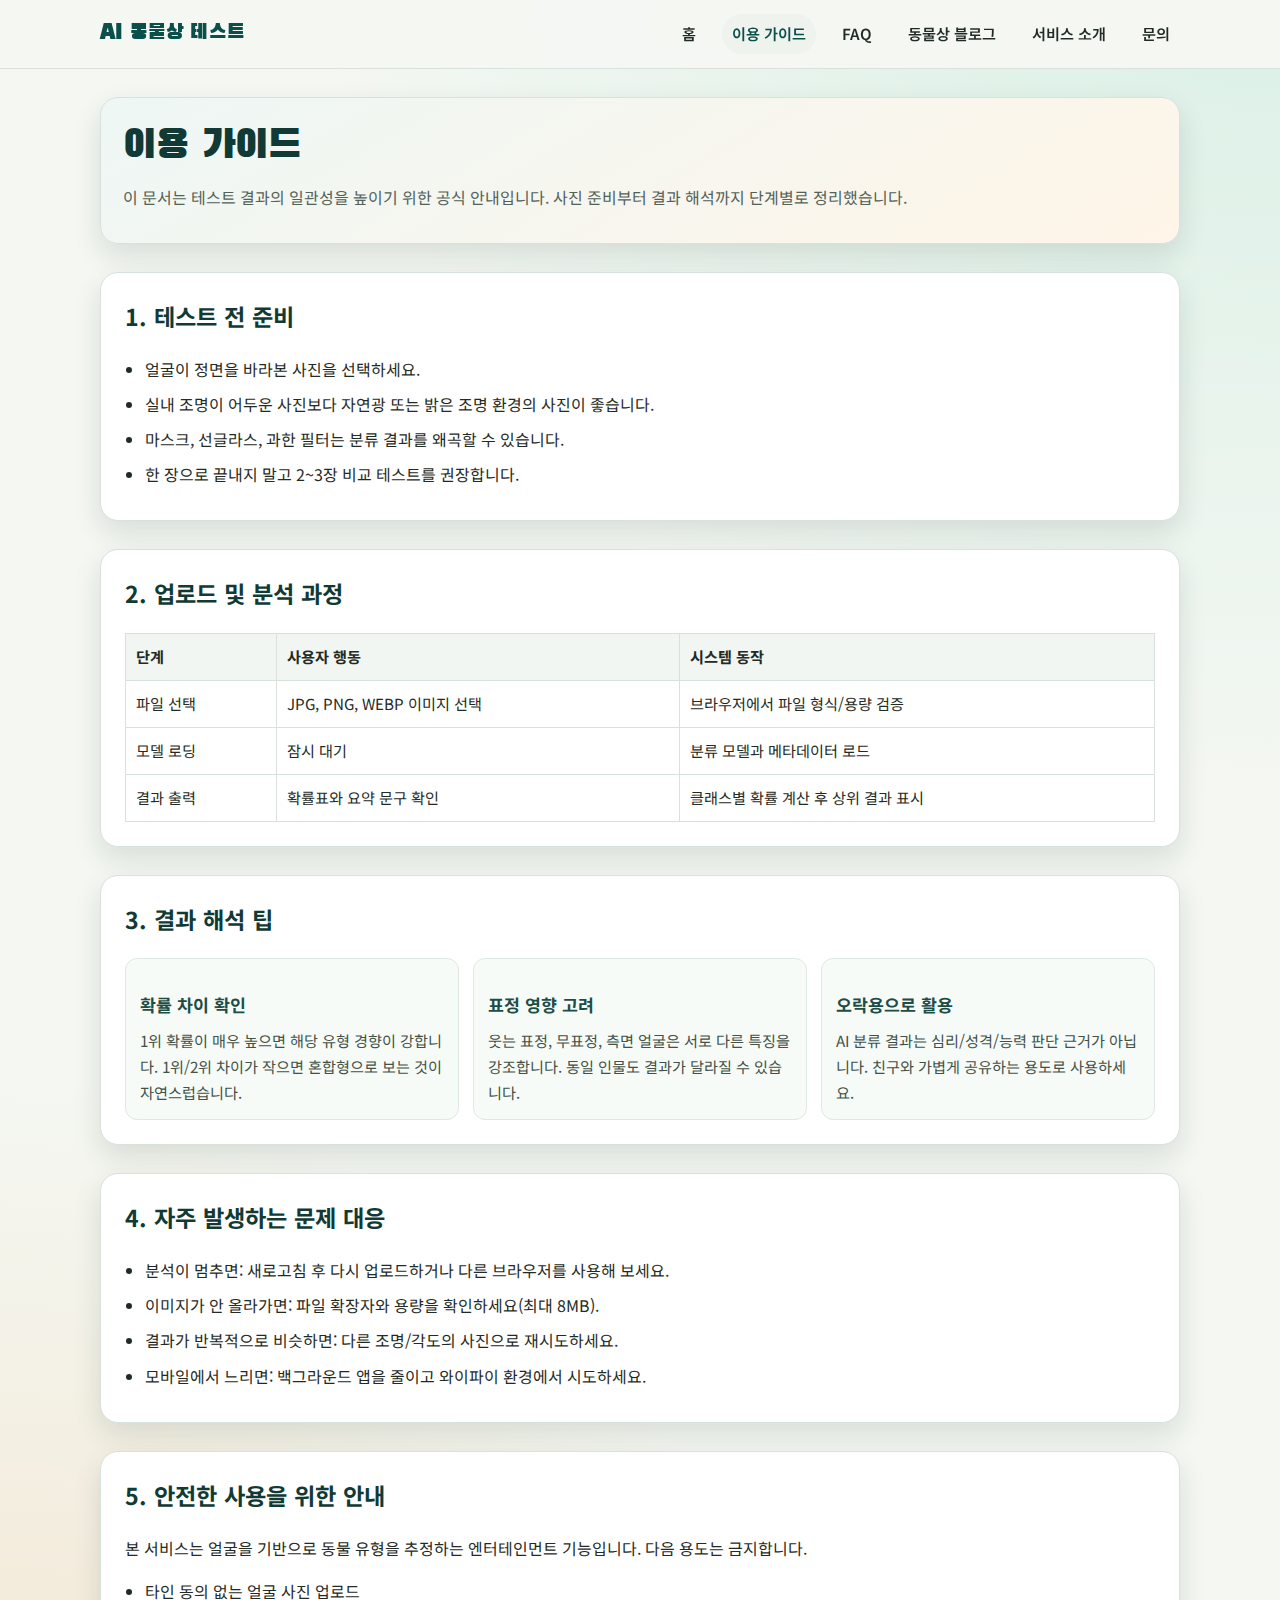
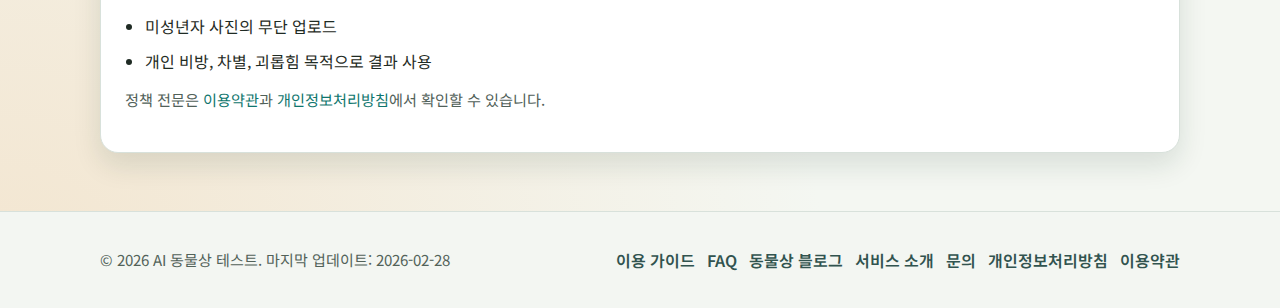
<file: guide.html>
<!DOCTYPE html>
<html lang="ko">
<head>
    <meta charset="UTF-8">
    <meta name="viewport" content="width=device-width, initial-scale=1.0">
    <title>이용 가이드 | AI 동물상 테스트</title>
    <meta name="description" content="AI 동물상 테스트를 정확히 사용하는 방법, 사진 촬영 팁, 결과 해석 기준, 자주 발생하는 오류 대응법을 정리했습니다.">
    <meta name="robots" content="index, follow">
    <link rel="canonical" href="https://fauna.fit/guide.html">

    <meta property="og:type" content="article">
    <meta property="og:url" content="https://fauna.fit/guide.html">
    <meta property="og:title" content="이용 가이드 | AI 동물상 테스트">
    <meta property="og:description" content="정확한 촬영 방법과 결과 해석 기준을 담은 공식 가이드입니다.">
    <meta property="og:image" content="https://fauna.fit/og-image.svg">

    <meta name="twitter:card" content="summary_large_image">
    <meta name="twitter:title" content="이용 가이드 | AI 동물상 테스트">
    <meta name="twitter:description" content="사진 선택부터 결과 확인까지 단계별로 안내합니다.">
    <meta name="twitter:image" content="https://fauna.fit/og-image.svg">

    <link rel="icon" href="favicon.svg" type="image/svg+xml">
    <link rel="preconnect" href="https://fonts.googleapis.com">
    <link rel="preconnect" href="https://fonts.gstatic.com" crossorigin>
    <link href="https://fonts.googleapis.com/css2?family=Black+Han+Sans&family=Noto+Sans+KR:wght@400;500;700;800&display=swap" rel="stylesheet">
    <link rel="stylesheet" href="style.css">
</head>
<body>
    <header class="site-header">
        <div class="nav-wrap">
            <a class="brand" href="index.html">AI 동물상 테스트</a>
            <nav aria-label="주요 메뉴">
                <ul class="top-nav">
                    <li><a href="index.html">홈</a></li>
                    <li><a class="active" href="guide.html">이용 가이드</a></li>
                    <li><a href="faq.html">FAQ</a></li>
                    <li><a href="blog.html">동물상 블로그</a></li>
                    <li><a href="about.html">서비스 소개</a></li>
                    <li><a href="contact.html">문의</a></li>
                </ul>
            </nav>
        </div>
    </header>

    <main class="container">
        <section class="page-hero">
            <h1>이용 가이드</h1>
            <p>이 문서는 테스트 결과의 일관성을 높이기 위한 공식 안내입니다. 사진 준비부터 결과 해석까지 단계별로 정리했습니다.</p>
        </section>

        <section class="content-section">
            <h2>1. 테스트 전 준비</h2>
            <ul class="check-list">
                <li>얼굴이 정면을 바라본 사진을 선택하세요.</li>
                <li>실내 조명이 어두운 사진보다 자연광 또는 밝은 조명 환경의 사진이 좋습니다.</li>
                <li>마스크, 선글라스, 과한 필터는 분류 결과를 왜곡할 수 있습니다.</li>
                <li>한 장으로 끝내지 말고 2~3장 비교 테스트를 권장합니다.</li>
            </ul>
        </section>

        <section class="content-section">
            <h2>2. 업로드 및 분석 과정</h2>
            <table>
                <thead>
                    <tr>
                        <th>단계</th>
                        <th>사용자 행동</th>
                        <th>시스템 동작</th>
                    </tr>
                </thead>
                <tbody>
                    <tr>
                        <td>파일 선택</td>
                        <td>JPG, PNG, WEBP 이미지 선택</td>
                        <td>브라우저에서 파일 형식/용량 검증</td>
                    </tr>
                    <tr>
                        <td>모델 로딩</td>
                        <td>잠시 대기</td>
                        <td>분류 모델과 메타데이터 로드</td>
                    </tr>
                    <tr>
                        <td>결과 출력</td>
                        <td>확률표와 요약 문구 확인</td>
                        <td>클래스별 확률 계산 후 상위 결과 표시</td>
                    </tr>
                </tbody>
            </table>
        </section>

        <section class="content-section">
            <h2>3. 결과 해석 팁</h2>
            <div class="card-grid">
                <article class="info-card">
                    <h3>확률 차이 확인</h3>
                    <p>1위 확률이 매우 높으면 해당 유형 경향이 강합니다. 1위/2위 차이가 작으면 혼합형으로 보는 것이 자연스럽습니다.</p>
                </article>
                <article class="info-card">
                    <h3>표정 영향 고려</h3>
                    <p>웃는 표정, 무표정, 측면 얼굴은 서로 다른 특징을 강조합니다. 동일 인물도 결과가 달라질 수 있습니다.</p>
                </article>
                <article class="info-card">
                    <h3>오락용으로 활용</h3>
                    <p>AI 분류 결과는 심리/성격/능력 판단 근거가 아닙니다. 친구와 가볍게 공유하는 용도로 사용하세요.</p>
                </article>
            </div>
        </section>

        <section class="content-section">
            <h2>4. 자주 발생하는 문제 대응</h2>
            <ul class="check-list">
                <li>분석이 멈추면: 새로고침 후 다시 업로드하거나 다른 브라우저를 사용해 보세요.</li>
                <li>이미지가 안 올라가면: 파일 확장자와 용량을 확인하세요(최대 8MB).</li>
                <li>결과가 반복적으로 비슷하면: 다른 조명/각도의 사진으로 재시도하세요.</li>
                <li>모바일에서 느리면: 백그라운드 앱을 줄이고 와이파이 환경에서 시도하세요.</li>
            </ul>
        </section>

        <section class="content-section">
            <h2>5. 안전한 사용을 위한 안내</h2>
            <p>본 서비스는 얼굴을 기반으로 동물 유형을 추정하는 엔터테인먼트 기능입니다. 다음 용도는 금지합니다.</p>
            <ul class="check-list">
                <li>타인 동의 없는 얼굴 사진 업로드</li>
                <li>미성년자 사진의 무단 업로드</li>
                <li>개인 비방, 차별, 괴롭힘 목적으로 결과 사용</li>
            </ul>
            <p class="inline-note">정책 전문은 <a href="terms.html">이용약관</a>과 <a href="privacy.html">개인정보처리방침</a>에서 확인할 수 있습니다.</p>
        </section>
    </main>

    <footer class="site-footer">
        <div class="footer-wrap">
            <p class="muted">© 2026 AI 동물상 테스트. 마지막 업데이트: 2026-02-28</p>
            <ul class="footer-links">
                <li><a href="guide.html">이용 가이드</a></li>
                <li><a href="faq.html">FAQ</a></li>
                <li><a href="blog.html">동물상 블로그</a></li>
                <li><a href="about.html">서비스 소개</a></li>
                <li><a href="contact.html">문의</a></li>
                <li><a href="privacy.html">개인정보처리방침</a></li>
                <li><a href="terms.html">이용약관</a></li>
            </ul>
        </div>
    </footer>
</body>
</html>
</file>
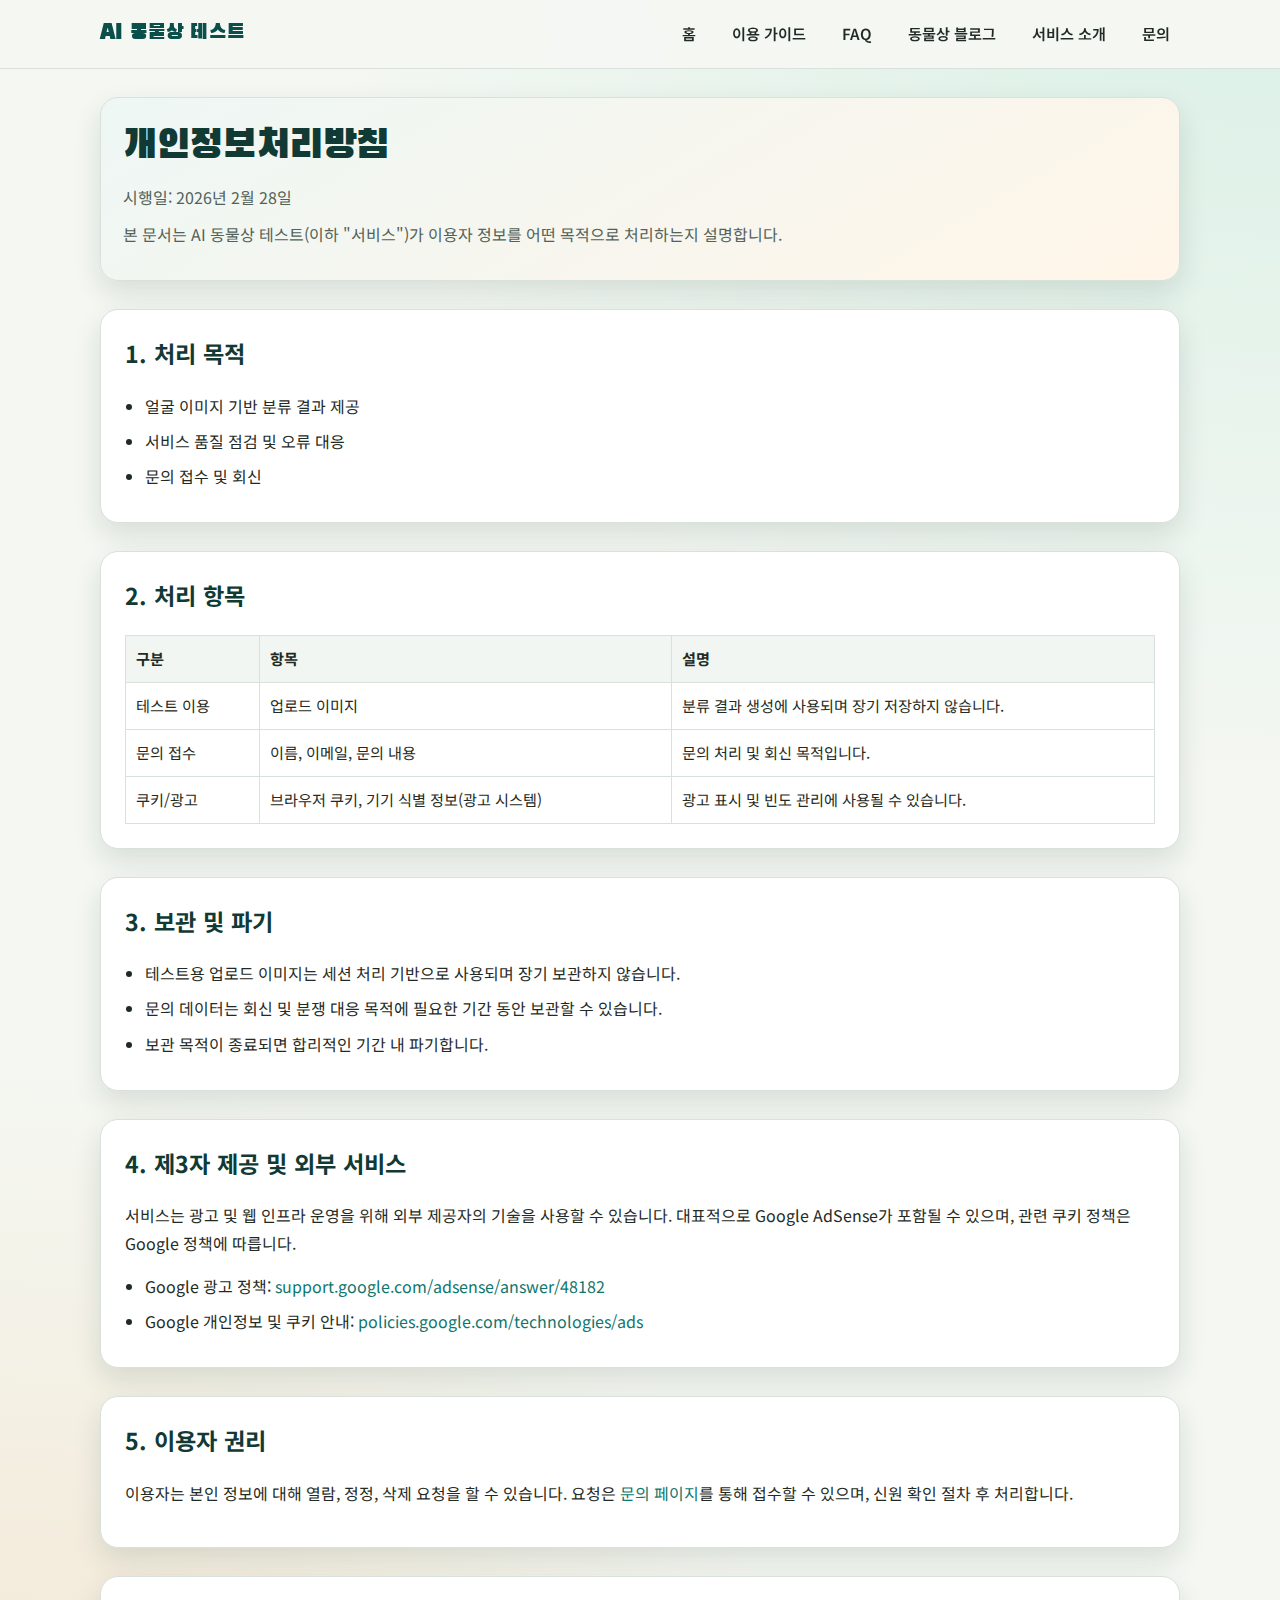
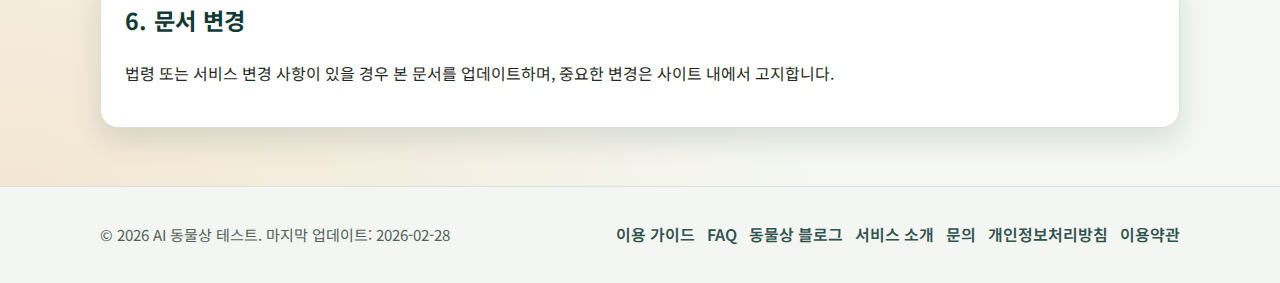
<file: privacy.html>
<!DOCTYPE html>
<html lang="ko">
<head>
    <meta charset="UTF-8">
    <meta name="viewport" content="width=device-width, initial-scale=1.0">
    <title>개인정보처리방침 | AI 동물상 테스트</title>
    <meta name="description" content="AI 동물상 테스트의 개인정보 수집·이용 목적, 보관 기간, 쿠키 및 광고 관련 정책을 안내합니다.">
    <meta name="robots" content="index, follow">
    <link rel="canonical" href="https://fauna.fit/privacy.html">

    <meta property="og:type" content="website">
    <meta property="og:url" content="https://fauna.fit/privacy.html">
    <meta property="og:title" content="개인정보처리방침 | AI 동물상 테스트">
    <meta property="og:description" content="개인정보 수집 항목, 처리 목적, 보관 기준을 확인하세요.">
    <meta property="og:image" content="https://fauna.fit/og-image.svg">

    <meta name="twitter:card" content="summary_large_image">
    <meta name="twitter:title" content="개인정보처리방침 | AI 동물상 테스트">
    <meta name="twitter:description" content="개인정보 수집 항목과 사용자 권리 안내 문서입니다.">
    <meta name="twitter:image" content="https://fauna.fit/og-image.svg">

    <link rel="icon" href="favicon.svg" type="image/svg+xml">
    <link rel="preconnect" href="https://fonts.googleapis.com">
    <link rel="preconnect" href="https://fonts.gstatic.com" crossorigin>
    <link href="https://fonts.googleapis.com/css2?family=Black+Han+Sans&family=Noto+Sans+KR:wght@400;500;700;800&display=swap" rel="stylesheet">
    <link rel="stylesheet" href="style.css">
</head>
<body>
    <header class="site-header">
        <div class="nav-wrap">
            <a class="brand" href="index.html">AI 동물상 테스트</a>
            <nav aria-label="주요 메뉴">
                <ul class="top-nav">
                    <li><a href="index.html">홈</a></li>
                    <li><a href="guide.html">이용 가이드</a></li>
                    <li><a href="faq.html">FAQ</a></li>
                    <li><a href="blog.html">동물상 블로그</a></li>
                    <li><a href="about.html">서비스 소개</a></li>
                    <li><a href="contact.html">문의</a></li>
                </ul>
            </nav>
        </div>
    </header>

    <main class="container">
        <section class="page-hero">
            <h1>개인정보처리방침</h1>
            <p>시행일: 2026년 2월 28일</p>
            <p>본 문서는 AI 동물상 테스트(이하 "서비스")가 이용자 정보를 어떤 목적으로 처리하는지 설명합니다.</p>
        </section>

        <section class="content-section">
            <h2>1. 처리 목적</h2>
            <ul class="check-list">
                <li>얼굴 이미지 기반 분류 결과 제공</li>
                <li>서비스 품질 점검 및 오류 대응</li>
                <li>문의 접수 및 회신</li>
            </ul>
        </section>

        <section class="content-section">
            <h2>2. 처리 항목</h2>
            <table>
                <thead>
                    <tr>
                        <th>구분</th>
                        <th>항목</th>
                        <th>설명</th>
                    </tr>
                </thead>
                <tbody>
                    <tr>
                        <td>테스트 이용</td>
                        <td>업로드 이미지</td>
                        <td>분류 결과 생성에 사용되며 장기 저장하지 않습니다.</td>
                    </tr>
                    <tr>
                        <td>문의 접수</td>
                        <td>이름, 이메일, 문의 내용</td>
                        <td>문의 처리 및 회신 목적입니다.</td>
                    </tr>
                    <tr>
                        <td>쿠키/광고</td>
                        <td>브라우저 쿠키, 기기 식별 정보(광고 시스템)</td>
                        <td>광고 표시 및 빈도 관리에 사용될 수 있습니다.</td>
                    </tr>
                </tbody>
            </table>
        </section>

        <section class="content-section">
            <h2>3. 보관 및 파기</h2>
            <ul class="check-list">
                <li>테스트용 업로드 이미지는 세션 처리 기반으로 사용되며 장기 보관하지 않습니다.</li>
                <li>문의 데이터는 회신 및 분쟁 대응 목적에 필요한 기간 동안 보관할 수 있습니다.</li>
                <li>보관 목적이 종료되면 합리적인 기간 내 파기합니다.</li>
            </ul>
        </section>

        <section class="content-section">
            <h2>4. 제3자 제공 및 외부 서비스</h2>
            <p>서비스는 광고 및 웹 인프라 운영을 위해 외부 제공자의 기술을 사용할 수 있습니다. 대표적으로 Google AdSense가 포함될 수 있으며, 관련 쿠키 정책은 Google 정책에 따릅니다.</p>
            <ul class="check-list">
                <li>Google 광고 정책: <a href="https://support.google.com/adsense/answer/48182" target="_blank" rel="noopener">support.google.com/adsense/answer/48182</a></li>
                <li>Google 개인정보 및 쿠키 안내: <a href="https://policies.google.com/technologies/ads" target="_blank" rel="noopener">policies.google.com/technologies/ads</a></li>
            </ul>
        </section>

        <section class="content-section">
            <h2>5. 이용자 권리</h2>
            <p>이용자는 본인 정보에 대해 열람, 정정, 삭제 요청을 할 수 있습니다. 요청은 <a href="contact.html">문의 페이지</a>를 통해 접수할 수 있으며, 신원 확인 절차 후 처리합니다.</p>
        </section>

        <section class="content-section">
            <h2>6. 문서 변경</h2>
            <p>법령 또는 서비스 변경 사항이 있을 경우 본 문서를 업데이트하며, 중요한 변경은 사이트 내에서 고지합니다.</p>
        </section>
    </main>

    <footer class="site-footer">
        <div class="footer-wrap">
            <p class="muted">© 2026 AI 동물상 테스트. 마지막 업데이트: 2026-02-28</p>
            <ul class="footer-links">
                <li><a href="guide.html">이용 가이드</a></li>
                <li><a href="faq.html">FAQ</a></li>
                <li><a href="blog.html">동물상 블로그</a></li>
                <li><a href="about.html">서비스 소개</a></li>
                <li><a href="contact.html">문의</a></li>
                <li><a href="privacy.html">개인정보처리방침</a></li>
                <li><a href="terms.html">이용약관</a></li>
            </ul>
        </div>
    </footer>
</body>
</html>
</file>
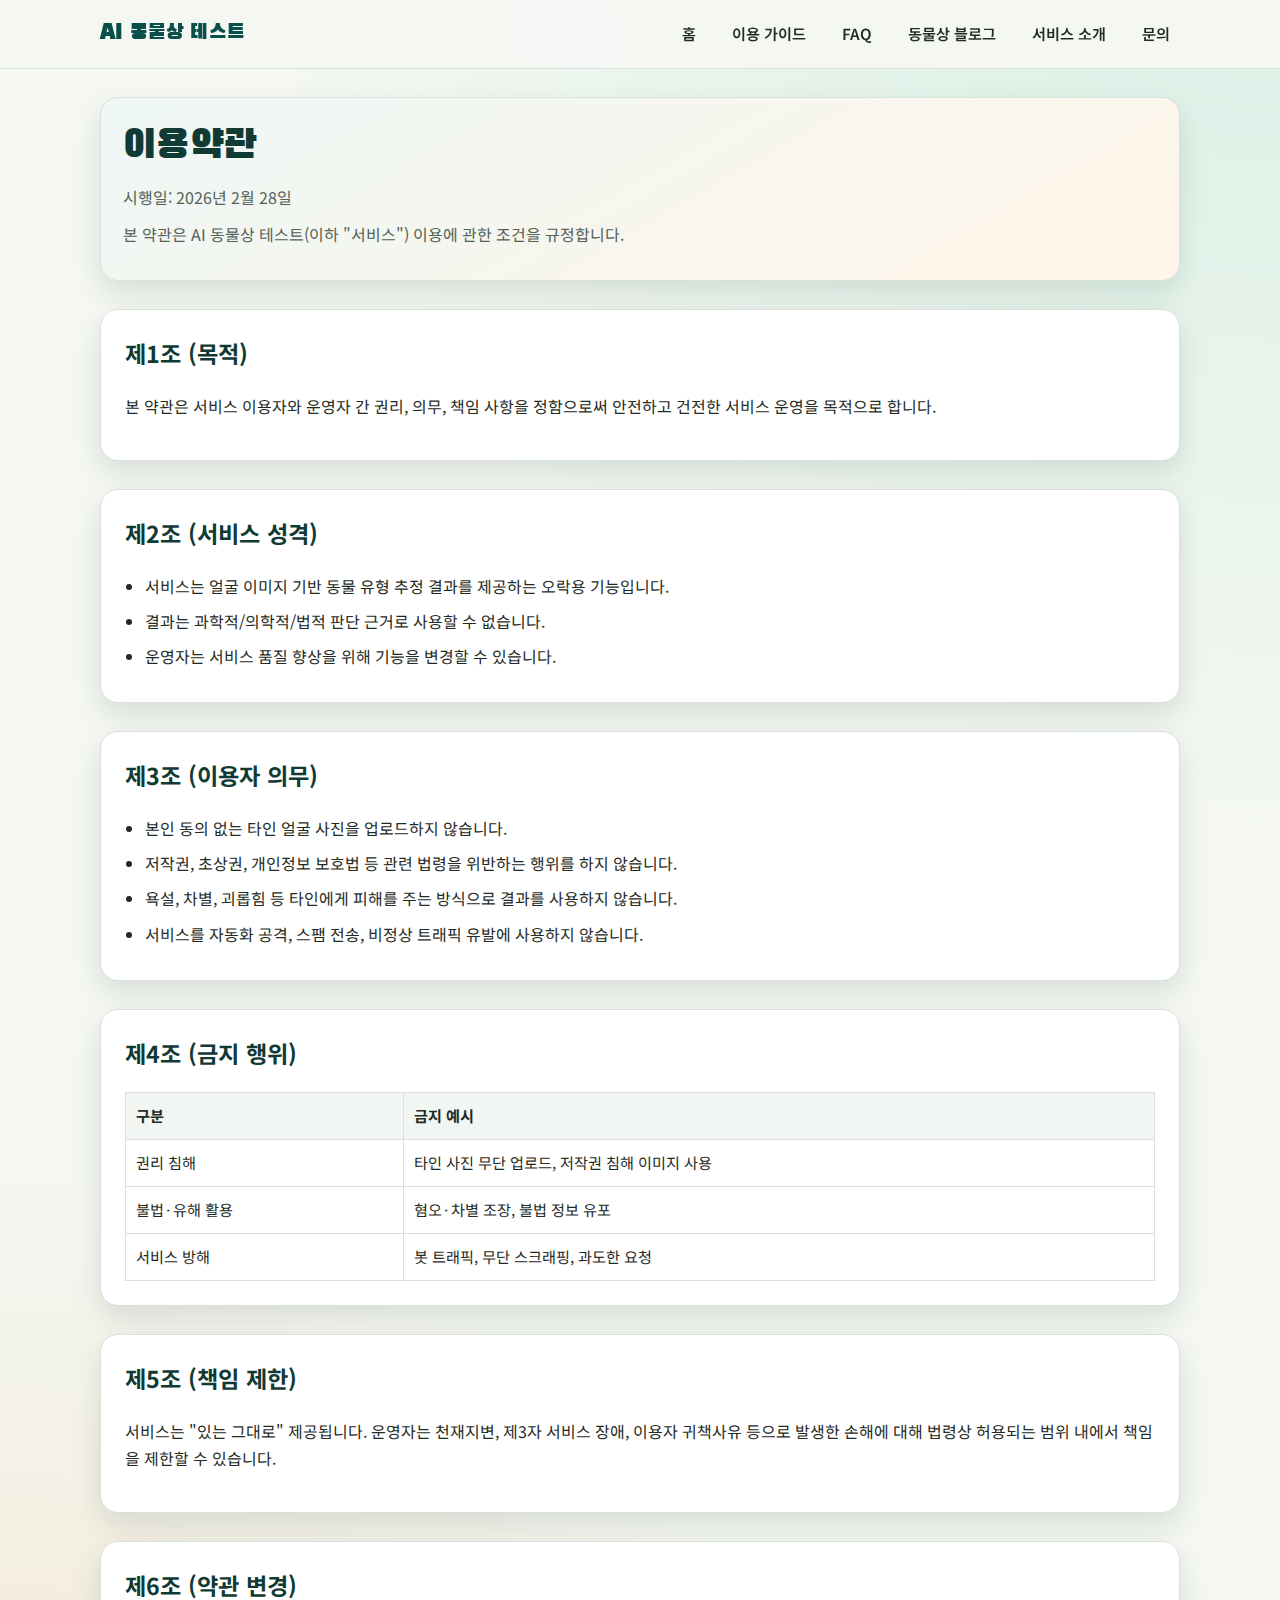
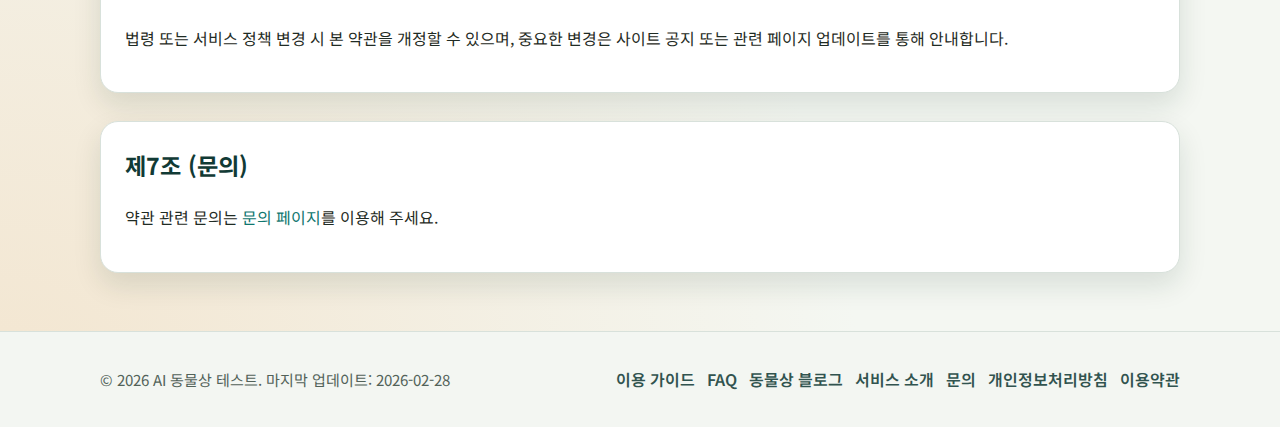
<file: terms.html>
<!DOCTYPE html>
<html lang="ko">
<head>
    <meta charset="UTF-8">
    <meta name="viewport" content="width=device-width, initial-scale=1.0">
    <title>이용약관 | AI 동물상 테스트</title>
    <meta name="description" content="AI 동물상 테스트 이용약관입니다. 서비스 이용 조건, 이용자 의무, 책임 제한, 금지 행위를 안내합니다.">
    <meta name="robots" content="index, follow">
    <link rel="canonical" href="https://fauna.fit/terms.html">

    <meta property="og:type" content="website">
    <meta property="og:url" content="https://fauna.fit/terms.html">
    <meta property="og:title" content="이용약관 | AI 동물상 테스트">
    <meta property="og:description" content="서비스 이용 조건과 권리·의무를 확인하세요.">
    <meta property="og:image" content="https://fauna.fit/og-image.svg">

    <meta name="twitter:card" content="summary_large_image">
    <meta name="twitter:title" content="이용약관 | AI 동물상 테스트">
    <meta name="twitter:description" content="서비스 이용 조건과 금지 행위 기준을 안내합니다.">
    <meta name="twitter:image" content="https://fauna.fit/og-image.svg">

    <link rel="icon" href="favicon.svg" type="image/svg+xml">
    <link rel="preconnect" href="https://fonts.googleapis.com">
    <link rel="preconnect" href="https://fonts.gstatic.com" crossorigin>
    <link href="https://fonts.googleapis.com/css2?family=Black+Han+Sans&family=Noto+Sans+KR:wght@400;500;700;800&display=swap" rel="stylesheet">
    <link rel="stylesheet" href="style.css">
</head>
<body>
    <header class="site-header">
        <div class="nav-wrap">
            <a class="brand" href="index.html">AI 동물상 테스트</a>
            <nav aria-label="주요 메뉴">
                <ul class="top-nav">
                    <li><a href="index.html">홈</a></li>
                    <li><a href="guide.html">이용 가이드</a></li>
                    <li><a href="faq.html">FAQ</a></li>
                    <li><a href="blog.html">동물상 블로그</a></li>
                    <li><a href="about.html">서비스 소개</a></li>
                    <li><a href="contact.html">문의</a></li>
                </ul>
            </nav>
        </div>
    </header>

    <main class="container">
        <section class="page-hero">
            <h1>이용약관</h1>
            <p>시행일: 2026년 2월 28일</p>
            <p>본 약관은 AI 동물상 테스트(이하 "서비스") 이용에 관한 조건을 규정합니다.</p>
        </section>

        <section class="content-section">
            <h2>제1조 (목적)</h2>
            <p>본 약관은 서비스 이용자와 운영자 간 권리, 의무, 책임 사항을 정함으로써 안전하고 건전한 서비스 운영을 목적으로 합니다.</p>
        </section>

        <section class="content-section">
            <h2>제2조 (서비스 성격)</h2>
            <ul class="check-list">
                <li>서비스는 얼굴 이미지 기반 동물 유형 추정 결과를 제공하는 오락용 기능입니다.</li>
                <li>결과는 과학적/의학적/법적 판단 근거로 사용할 수 없습니다.</li>
                <li>운영자는 서비스 품질 향상을 위해 기능을 변경할 수 있습니다.</li>
            </ul>
        </section>

        <section class="content-section">
            <h2>제3조 (이용자 의무)</h2>
            <ul class="check-list">
                <li>본인 동의 없는 타인 얼굴 사진을 업로드하지 않습니다.</li>
                <li>저작권, 초상권, 개인정보 보호법 등 관련 법령을 위반하는 행위를 하지 않습니다.</li>
                <li>욕설, 차별, 괴롭힘 등 타인에게 피해를 주는 방식으로 결과를 사용하지 않습니다.</li>
                <li>서비스를 자동화 공격, 스팸 전송, 비정상 트래픽 유발에 사용하지 않습니다.</li>
            </ul>
        </section>

        <section class="content-section">
            <h2>제4조 (금지 행위)</h2>
            <table>
                <thead>
                    <tr>
                        <th>구분</th>
                        <th>금지 예시</th>
                    </tr>
                </thead>
                <tbody>
                    <tr>
                        <td>권리 침해</td>
                        <td>타인 사진 무단 업로드, 저작권 침해 이미지 사용</td>
                    </tr>
                    <tr>
                        <td>불법·유해 활용</td>
                        <td>혐오·차별 조장, 불법 정보 유포</td>
                    </tr>
                    <tr>
                        <td>서비스 방해</td>
                        <td>봇 트래픽, 무단 스크래핑, 과도한 요청</td>
                    </tr>
                </tbody>
            </table>
        </section>

        <section class="content-section">
            <h2>제5조 (책임 제한)</h2>
            <p>서비스는 "있는 그대로" 제공됩니다. 운영자는 천재지변, 제3자 서비스 장애, 이용자 귀책사유 등으로 발생한 손해에 대해 법령상 허용되는 범위 내에서 책임을 제한할 수 있습니다.</p>
        </section>

        <section class="content-section">
            <h2>제6조 (약관 변경)</h2>
            <p>법령 또는 서비스 정책 변경 시 본 약관을 개정할 수 있으며, 중요한 변경은 사이트 공지 또는 관련 페이지 업데이트를 통해 안내합니다.</p>
        </section>

        <section class="content-section">
            <h2>제7조 (문의)</h2>
            <p>약관 관련 문의는 <a href="contact.html">문의 페이지</a>를 이용해 주세요.</p>
        </section>
    </main>

    <footer class="site-footer">
        <div class="footer-wrap">
            <p class="muted">© 2026 AI 동물상 테스트. 마지막 업데이트: 2026-02-28</p>
            <ul class="footer-links">
                <li><a href="guide.html">이용 가이드</a></li>
                <li><a href="faq.html">FAQ</a></li>
                <li><a href="blog.html">동물상 블로그</a></li>
                <li><a href="about.html">서비스 소개</a></li>
                <li><a href="contact.html">문의</a></li>
                <li><a href="privacy.html">개인정보처리방침</a></li>
                <li><a href="terms.html">이용약관</a></li>
            </ul>
        </div>
    </footer>
</body>
</html>
</file>
<file: style.css>
:root {
    --bg-main: #f4f7f2;
    --bg-surface: #ffffff;
    --bg-muted: #eef3ee;
    --ink: #1f2b24;
    --ink-soft: #526259;
    --accent: #0f766e;
    --accent-strong: #0b4f4a;
    --warm: #c76b15;
    --line: #d8e1db;
    --shadow: 0 12px 28px rgba(15, 49, 36, 0.12);
    --radius-lg: 18px;
    --radius-md: 12px;
    --max-width: 1120px;
}

* {
    box-sizing: border-box;
}

html,
body {
    margin: 0;
    padding: 0;
}

body {
    font-family: 'Noto Sans KR', sans-serif;
    color: var(--ink);
    line-height: 1.7;
    background:
        radial-gradient(circle at 100% -10%, #d6efe4 0%, transparent 40%),
        radial-gradient(circle at 0% 100%, #f3e5cf 0%, transparent 36%),
        var(--bg-main);
}

a {
    color: var(--accent);
    text-decoration: none;
}

a:hover {
    text-decoration: underline;
}

img {
    max-width: 100%;
    display: block;
}

.site-header {
    position: sticky;
    top: 0;
    z-index: 30;
    background: rgba(244, 247, 242, 0.95);
    border-bottom: 1px solid var(--line);
    backdrop-filter: blur(10px);
}

.nav-wrap {
    max-width: var(--max-width);
    margin: 0 auto;
    padding: 14px 20px;
    display: flex;
    align-items: center;
    justify-content: space-between;
    gap: 16px;
}

.brand {
    font-family: 'Black Han Sans', sans-serif;
    font-size: 1.3rem;
    color: var(--accent-strong);
    letter-spacing: 0.01em;
}

.top-nav {
    display: flex;
    list-style: none;
    margin: 0;
    padding: 0;
    gap: 16px;
    flex-wrap: wrap;
    justify-content: flex-end;
}

.top-nav a {
    display: inline-block;
    padding: 7px 10px;
    border-radius: 999px;
    color: var(--ink);
    font-weight: 600;
    font-size: 0.95rem;
}

.top-nav a:hover,
.top-nav a.active {
    background: var(--bg-muted);
    color: var(--accent-strong);
    text-decoration: none;
}

.container {
    max-width: var(--max-width);
    margin: 0 auto;
    padding: 28px 20px;
}

.hero {
    background: linear-gradient(145deg, #f2faf5 0%, #fcf7ee 100%);
    border: 1px solid var(--line);
    border-radius: var(--radius-lg);
    padding: 26px;
    box-shadow: var(--shadow);
    display: grid;
    grid-template-columns: 1.2fr 1fr;
    gap: 22px;
}

.hero h1,
.page-hero h1 {
    margin-top: 0;
    margin-bottom: 12px;
    font-family: 'Black Han Sans', sans-serif;
    font-weight: 400;
    line-height: 1.3;
    font-size: clamp(1.9rem, 4vw, 2.5rem);
    color: #113a35;
}

.hero p,
.page-hero p {
    margin: 0 0 10px;
    color: var(--ink-soft);
}

.notice-box {
    margin-top: 18px;
    background: #fffef8;
    border: 1px solid #f0dfbf;
    border-radius: var(--radius-md);
    padding: 14px;
    font-size: 0.95rem;
}

.upload-panel {
    background: var(--bg-surface);
    border: 1px solid var(--line);
    border-radius: var(--radius-lg);
    padding: 18px;
}

.upload-panel h2 {
    margin-top: 0;
    margin-bottom: 8px;
    font-size: 1.2rem;
    color: #0d403b;
}

.upload-tip {
    font-size: 0.94rem;
    color: var(--ink-soft);
    margin-bottom: 14px;
}

input[type="file"] {
    display: none;
}

.file-button,
button {
    display: inline-block;
    border: none;
    border-radius: 10px;
    background: linear-gradient(130deg, #0f766e 0%, #0f8e84 100%);
    color: #fff;
    font-size: 1rem;
    font-weight: 700;
    padding: 12px 16px;
    cursor: pointer;
    box-shadow: 0 8px 20px rgba(15, 118, 110, 0.24);
    transition: transform 0.2s ease;
}

.file-button:hover,
button:hover {
    transform: translateY(-1px);
    text-decoration: none;
}

#image-display {
    margin-top: 16px;
    width: 100%;
    max-height: 360px;
    border: 1px solid var(--line);
    border-radius: 12px;
    background: var(--bg-muted);
    object-fit: contain;
    display: none;
}

#loading-spinner {
    margin-top: 14px;
    font-weight: 700;
    color: var(--accent-strong);
    display: none;
}

#prediction-explanation {
    margin-top: 14px;
    padding: 12px;
    border-radius: 12px;
    background: #ecf5f4;
    border: 1px solid #cce3e0;
    font-weight: 700;
    color: #0d463f;
    min-height: 56px;
}

#label-container {
    margin-top: 14px;
    border: 1px solid var(--line);
    border-radius: 12px;
    background: #f9fcfa;
    padding: 12px;
}

#label-container h3 {
    margin: 0 0 8px;
    font-size: 1rem;
    color: #214f4a;
}

.probability-row {
    display: flex;
    justify-content: space-between;
    gap: 10px;
    border-bottom: 1px dashed #d9e4df;
    padding: 6px 0;
    font-size: 0.95rem;
}

.probability-row:last-child {
    border-bottom: 0;
}

.content-section {
    margin-top: 28px;
    background: var(--bg-surface);
    border: 1px solid var(--line);
    border-radius: var(--radius-lg);
    box-shadow: var(--shadow);
    padding: 24px;
}

.content-section h2 {
    margin-top: 0;
    color: #113a35;
    font-size: 1.45rem;
}

.content-section h3 {
    margin-bottom: 8px;
    color: #1c4d46;
    font-size: 1.08rem;
}

.card-grid {
    display: grid;
    grid-template-columns: repeat(3, minmax(0, 1fr));
    gap: 14px;
}

.info-card {
    background: #f7fbf7;
    border: 1px solid #dce8e1;
    border-radius: 12px;
    padding: 14px;
}

.info-card p {
    margin: 0;
    color: #425249;
    font-size: 0.95rem;
}

.check-list {
    margin: 0;
    padding-left: 20px;
}

.check-list li {
    margin: 8px 0;
}

.inline-note {
    margin-top: 12px;
    font-size: 0.95rem;
    color: #516159;
}

.page-hero {
    background: linear-gradient(150deg, #eef7f5 0%, #fff5e8 100%);
    border: 1px solid var(--line);
    border-radius: var(--radius-lg);
    padding: 22px;
    box-shadow: var(--shadow);
}

.faq-list details {
    border: 1px solid var(--line);
    border-radius: 12px;
    padding: 12px 14px;
    margin-bottom: 10px;
    background: #fdfefd;
}

.faq-list summary {
    cursor: pointer;
    font-weight: 700;
    color: #234c46;
}

.faq-list p {
    margin: 10px 0 0;
    color: #4e5f56;
}

.toc-grid {
    display: grid;
    grid-template-columns: repeat(3, minmax(0, 1fr));
    gap: 12px;
    margin-top: 8px;
}

.toc-card {
    display: block;
    padding: 12px 14px;
    border: 1px solid #d7e4dc;
    border-radius: 12px;
    background: #f8fcf9;
    color: #234f47;
    font-weight: 700;
    transition: transform 0.2s ease, border-color 0.2s ease, background-color 0.2s ease;
}

.toc-card:hover {
    text-decoration: none;
    transform: translateY(-1px);
    border-color: #b6d4c7;
    background: #eff8f2;
}

.animal-post {
    border-left: 6px solid #d6e8df;
}

.animal-header {
    display: flex;
    flex-wrap: wrap;
    align-items: center;
    justify-content: space-between;
    gap: 10px;
    margin-bottom: 8px;
}

.animal-header h2 {
    margin-bottom: 0;
}

.animal-tag {
    display: inline-flex;
    align-items: center;
    border-radius: 999px;
    background: #edf6f0;
    color: #215348;
    border: 1px solid #ccdfd5;
    padding: 5px 12px;
    font-size: 0.86rem;
    font-weight: 700;
    white-space: nowrap;
}

table {
    width: 100%;
    border-collapse: collapse;
    margin-top: 10px;
}

th,
td {
    border: 1px solid var(--line);
    text-align: left;
    padding: 10px;
    font-size: 0.95rem;
}

th {
    background: #f1f6f2;
}

form {
    margin-top: 14px;
}

label {
    display: block;
    margin: 8px 0 6px;
    font-weight: 700;
}

input[type="text"],
input[type="email"],
textarea {
    width: 100%;
    border: 1px solid #cfdad3;
    border-radius: 10px;
    padding: 10px;
    font: inherit;
    background: #fff;
}

textarea {
    min-height: 130px;
    resize: vertical;
}

.site-footer {
    margin-top: 30px;
    border-top: 1px solid var(--line);
    background: #f3f6f2;
}

.footer-wrap {
    max-width: var(--max-width);
    margin: 0 auto;
    padding: 20px;
    display: flex;
    justify-content: space-between;
    gap: 14px;
    flex-wrap: wrap;
    align-items: center;
}

.footer-links {
    list-style: none;
    display: flex;
    gap: 12px;
    margin: 0;
    padding: 0;
    flex-wrap: wrap;
}

.footer-links a {
    color: #31534f;
    font-weight: 600;
}

.muted {
    color: var(--ink-soft);
    font-size: 0.94rem;
}

.result-dog {
    background: #eefaf1;
    border-color: #cae7d1;
    color: #1f5f2e;
}

.result-fox {
    background: #fff2e8;
    border-color: #f3d6ba;
    color: #7f3f07;
}

.result-alpaca {
    background: #f2f0ff;
    border-color: #d7cef5;
    color: #50469f;
}

.result-armadillo {
    background: #f6efe8;
    border-color: #e4d3bf;
    color: #6a4a2b;
}

.result-monkey {
    background: #edf5ff;
    border-color: #cfe1f7;
    color: #204e87;
}

.result-unknown {
    background: #fdecec;
    border-color: #f4c3c3;
    color: #8e2727;
}

@media (max-width: 920px) {
    .hero {
        grid-template-columns: 1fr;
    }

    .card-grid {
        grid-template-columns: repeat(2, minmax(0, 1fr));
    }

    .toc-grid {
        grid-template-columns: repeat(2, minmax(0, 1fr));
    }
}

@media (max-width: 640px) {
    .nav-wrap {
        flex-direction: column;
        align-items: flex-start;
    }

    .top-nav {
        gap: 8px;
    }

    .top-nav a {
        padding: 6px 8px;
        font-size: 0.9rem;
    }

    .container {
        padding: 20px 14px;
    }

    .card-grid {
        grid-template-columns: 1fr;
    }

    .toc-grid {
        grid-template-columns: 1fr;
    }
}
</file>
